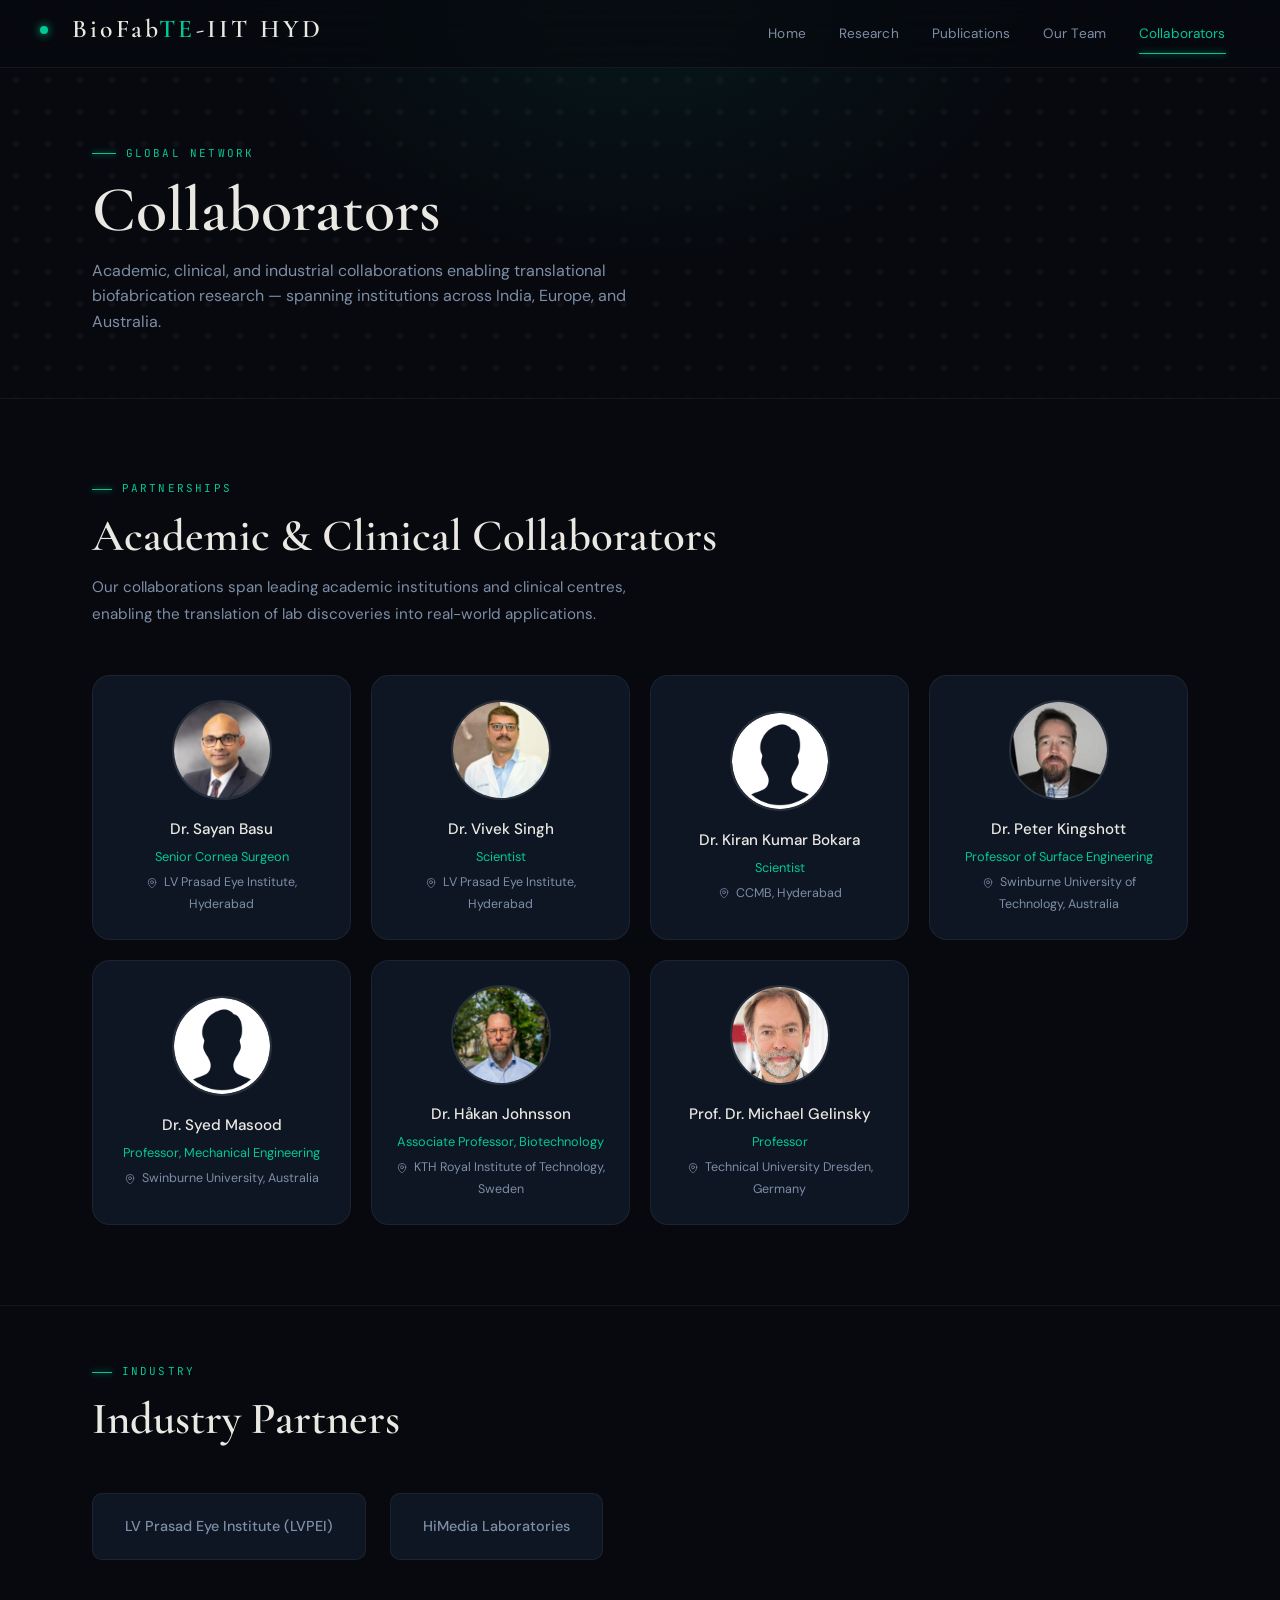
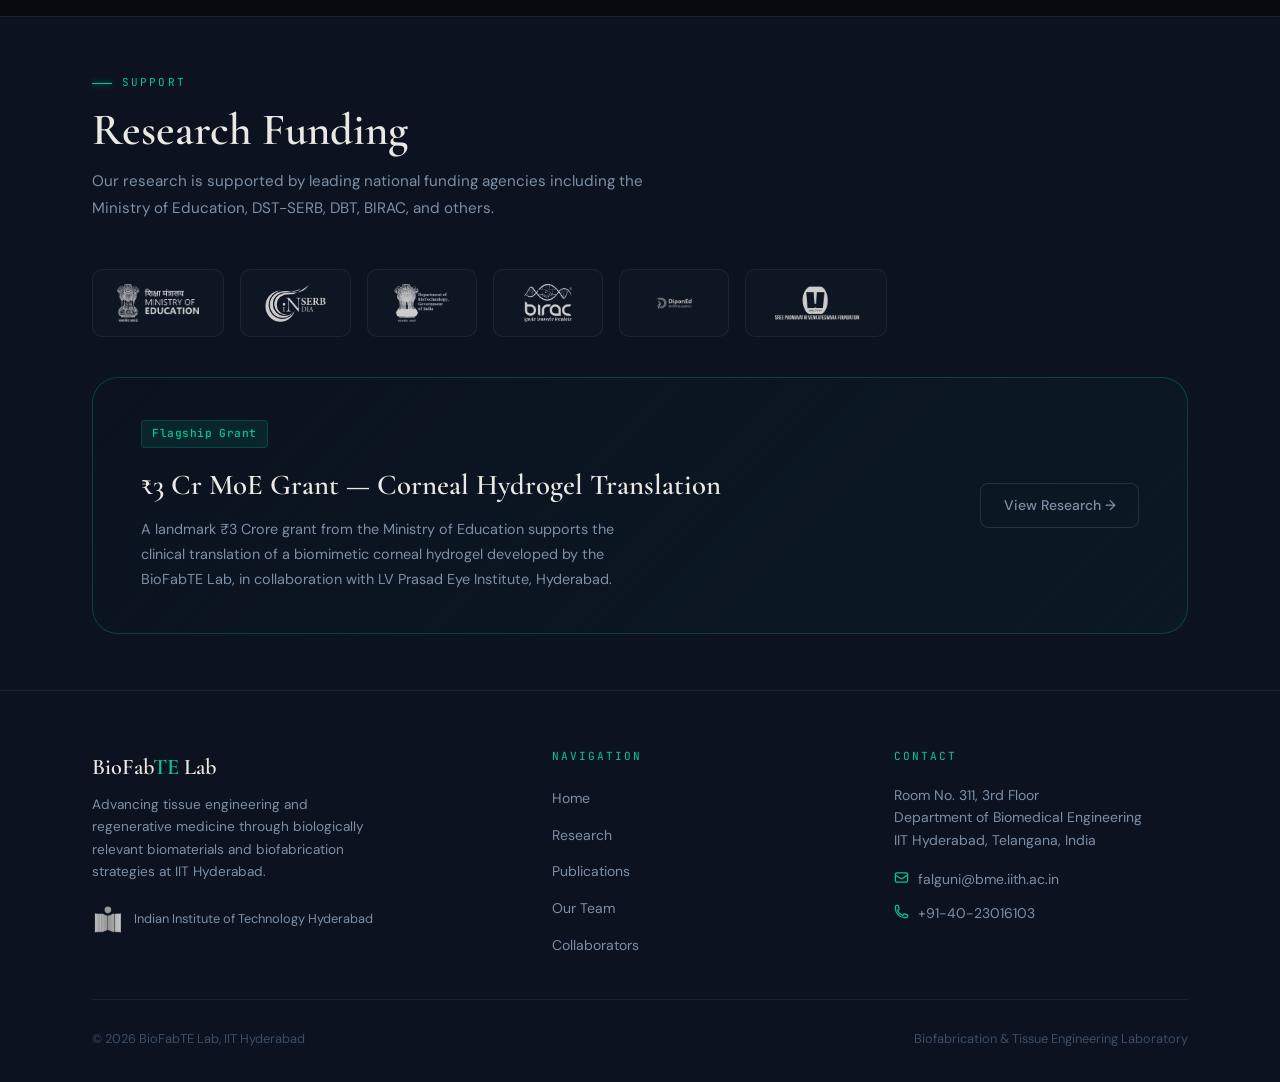
<file: biofab/html/collaborators.html>
<!DOCTYPE html>
<html lang="en">
<head>
<meta charset="UTF-8">
<meta name="viewport" content="width=device-width,initial-scale=1.0">
<title>Collaborators | BioFabTE Lab — IIT Hyderabad</title>
<meta name="description" content="Academic, clinical, and industrial collaborations enabling translational biofabrication research at BioFabTE Lab, IIT Hyderabad.">
<link rel="stylesheet" href="../css/style.css">
<link rel="stylesheet" href="../css/collaborators.css">
</head>
<body>

<!-- ═══ NAVIGATION ═══════════════════════════ -->
<nav class="nav">
  <a href="index.html" class="nav-brand">
    <div class="nav-brand-dot"></div>
    <span class="nav-brand-label">BioFab<span>TE</span>-IIT HYD</span>
  </a>
  <div class="nav-links">
    <a href="index.html" class="nav-link">Home</a>
    <a href="research.html" class="nav-link">Research</a>
    <a href="publications.html" class="nav-link">Publications</a>
    <a href="team.html" class="nav-link">Our Team</a>
    <a href="collaborators.html" class="nav-link active">Collaborators</a>
  </div>
  <button class="nav-burger" id="burger" aria-label="Open menu" aria-expanded="false">
    <span></span><span></span><span></span>
  </button>
</nav>
<div class="nav-drawer" id="navDrawer">
  <a href="index.html" class="nav-link">Home</a>
  <a href="research.html" class="nav-link">Research</a>
  <a href="publications.html" class="nav-link">Publications</a>
  <a href="team.html" class="nav-link">Our Team</a>
  <a href="collaborators.html" class="nav-link">Collaborators</a>
</div>

<!-- ═══ PAGE HERO ════════════════════════════ -->
<div class="page-hero">
  <div class="dot-bg"></div>
  <div class="container" style="position:relative;z-index:1">
    <div class="page-hero-label">Global Network</div>
    <h1>Collaborators</h1>
    <p>Academic, clinical, and industrial collaborations enabling translational biofabrication research — spanning institutions across India, Europe, and Australia.</p>
  </div>
</div>

<!-- ═══ ACADEMIC & CLINICAL COLLABORATORS ════ -->
<section class="section">
  <div class="container">
    <div class="section-header reveal">
      <div class="section-tag">Partnerships</div>
      <h2>Academic &amp; Clinical Collaborators</h2>
      <p>Our collaborations span leading academic institutions and clinical centres, enabling the translation of lab discoveries into real-world applications.</p>
    </div>
    <div class="collab-grid">

      <div class="collab-card reveal">
        <img class="collab-photo"
          src="../media/sayan.webp"
          alt="Dr. Sayan Basu" loading="lazy">
        <div class="collab-name">Dr. Sayan Basu</div>
        <div class="collab-role">Senior Cornea Surgeon</div>
        <div class="collab-inst">
          <svg fill="none" viewBox="0 0 24 24" stroke="currentColor" stroke-width="1.5" style="display:inline;width:12px;height:12px;vertical-align:middle;margin-right:3px"><path stroke-linecap="round" stroke-linejoin="round" d="M15 10.5a3 3 0 11-6 0 3 3 0 016 0z"/><path stroke-linecap="round" stroke-linejoin="round" d="M19.5 10.5c0 7.142-7.5 11.25-7.5 11.25S4.5 17.642 4.5 10.5a7.5 7.5 0 1115 0z"/></svg>
          LV Prasad Eye Institute, Hyderabad
        </div>
      </div>

      <div class="collab-card reveal delay-1">
        <img class="collab-photo"
          src="../media/vivek.webp"
          alt="Dr. Vivek Singh" loading="lazy">
        <div class="collab-name">Dr. Vivek Singh</div>
        <div class="collab-role">Scientist</div>
        <div class="collab-inst">
          <svg fill="none" viewBox="0 0 24 24" stroke="currentColor" stroke-width="1.5" style="display:inline;width:12px;height:12px;vertical-align:middle;margin-right:3px"><path stroke-linecap="round" stroke-linejoin="round" d="M15 10.5a3 3 0 11-6 0 3 3 0 016 0z"/><path stroke-linecap="round" stroke-linejoin="round" d="M19.5 10.5c0 7.142-7.5 11.25-7.5 11.25S4.5 17.642 4.5 10.5a7.5 7.5 0 1115 0z"/></svg>
          LV Prasad Eye Institute, Hyderabad
        </div>
      </div>

      <div class="collab-card reveal delay-2">
        <img class="collab-photo"
          src="../media/male.webp"
          alt="Dr. Kiran Kumar Bokara" loading="lazy">
        <div class="collab-name">Dr. Kiran Kumar Bokara</div>
        <div class="collab-role">Scientist</div>
        <div class="collab-inst">
          <svg fill="none" viewBox="0 0 24 24" stroke="currentColor" stroke-width="1.5" style="display:inline;width:12px;height:12px;vertical-align:middle;margin-right:3px"><path stroke-linecap="round" stroke-linejoin="round" d="M15 10.5a3 3 0 11-6 0 3 3 0 016 0z"/><path stroke-linecap="round" stroke-linejoin="round" d="M19.5 10.5c0 7.142-7.5 11.25-7.5 11.25S4.5 17.642 4.5 10.5a7.5 7.5 0 1115 0z"/></svg>
          CCMB, Hyderabad
        </div>
      </div>

      <div class="collab-card reveal">
        <img class="collab-photo"
          src="../media/peter.webp"
          alt="Dr. Peter Kingshott" loading="lazy">
        <div class="collab-name">Dr. Peter Kingshott</div>
        <div class="collab-role">Professor of Surface Engineering</div>
        <div class="collab-inst">
          <svg fill="none" viewBox="0 0 24 24" stroke="currentColor" stroke-width="1.5" style="display:inline;width:12px;height:12px;vertical-align:middle;margin-right:3px"><path stroke-linecap="round" stroke-linejoin="round" d="M15 10.5a3 3 0 11-6 0 3 3 0 016 0z"/><path stroke-linecap="round" stroke-linejoin="round" d="M19.5 10.5c0 7.142-7.5 11.25-7.5 11.25S4.5 17.642 4.5 10.5a7.5 7.5 0 1115 0z"/></svg>
          Swinburne University of Technology, Australia
        </div>
      </div>

      <div class="collab-card reveal delay-1">
        <img class="collab-photo"
          src="../media/male.webp"
          alt="Dr. Syed Masood" loading="lazy">
        <div class="collab-name">Dr. Syed Masood</div>
        <div class="collab-role">Professor, Mechanical Engineering</div>
        <div class="collab-inst">
          <svg fill="none" viewBox="0 0 24 24" stroke="currentColor" stroke-width="1.5" style="display:inline;width:12px;height:12px;vertical-align:middle;margin-right:3px"><path stroke-linecap="round" stroke-linejoin="round" d="M15 10.5a3 3 0 11-6 0 3 3 0 016 0z"/><path stroke-linecap="round" stroke-linejoin="round" d="M19.5 10.5c0 7.142-7.5 11.25-7.5 11.25S4.5 17.642 4.5 10.5a7.5 7.5 0 1115 0z"/></svg>
          Swinburne University, Australia
        </div>
      </div>

      <div class="collab-card reveal delay-2">
        <img class="collab-photo"
          src="../media/hakan.webp"
          alt="Dr. Håkan Johnsson" loading="lazy">
        <div class="collab-name">Dr. H&aring;kan Johnsson</div>
        <div class="collab-role">Associate Professor, Biotechnology</div>
        <div class="collab-inst">
          <svg fill="none" viewBox="0 0 24 24" stroke="currentColor" stroke-width="1.5" style="display:inline;width:12px;height:12px;vertical-align:middle;margin-right:3px"><path stroke-linecap="round" stroke-linejoin="round" d="M15 10.5a3 3 0 11-6 0 3 3 0 016 0z"/><path stroke-linecap="round" stroke-linejoin="round" d="M19.5 10.5c0 7.142-7.5 11.25-7.5 11.25S4.5 17.642 4.5 10.5a7.5 7.5 0 1115 0z"/></svg>
          KTH Royal Institute of Technology, Sweden
        </div>
      </div>

      <div class="collab-card reveal">
        <img class="collab-photo"
          src="../media/MGelinsky.webp"
          alt="Prof. Dr. Michael Gelinsky" loading="lazy">
        <div class="collab-name">Prof. Dr. Michael Gelinsky</div>
        <div class="collab-role">Professor</div>
        <div class="collab-inst">
          <svg fill="none" viewBox="0 0 24 24" stroke="currentColor" stroke-width="1.5" style="display:inline;width:12px;height:12px;vertical-align:middle;margin-right:3px"><path stroke-linecap="round" stroke-linejoin="round" d="M15 10.5a3 3 0 11-6 0 3 3 0 016 0z"/><path stroke-linecap="round" stroke-linejoin="round" d="M19.5 10.5c0 7.142-7.5 11.25-7.5 11.25S4.5 17.642 4.5 10.5a7.5 7.5 0 1115 0z"/></svg>
          Technical University Dresden, Germany
        </div>
      </div>

    </div>
  </div>
</section>

<hr class="section-divider">

<!-- ═══ INDUSTRY PARTNERS ════════════════════ -->
<section class="section-sm">
  <div class="container">
    <div class="section-header reveal">
      <div class="section-tag">Industry</div>
      <h2>Industry Partners</h2>
    </div>
    <div class="industry-grid">
      <div class="industry-card reveal">LV Prasad Eye Institute (LVPEI)</div>
      <div class="industry-card reveal delay-1">HiMedia Laboratories</div>
    </div>
  </div>
</section>

<!-- ═══ FUNDING ═══════════════════════════════ -->
<section class="section-sm funding-section">
  <div class="container">
    <div class="section-header reveal">
      <div class="section-tag">Support</div>
      <h2>Research Funding</h2>
      <p>Our research is supported by leading national funding agencies including the Ministry of Education, DST-SERB, DBT, BIRAC, and others.</p>
    </div>
    <div class="funding-logo-wrap reveal">

      <div class="funding-logo-item">
        <div>
          <img src="../media/moe.webp" alt="Ministry of Education" loading="lazy">
        </div>
      </div>

      <div class="funding-logo-item">
        <img src="../media/serb.webp" alt="SERB — Science and Engineering Research Board" loading="lazy">
      </div>

      <div class="funding-logo-item">
        <img src="../media/dbt.webp" alt="DBT — Department of Biotechnology" loading="lazy">
      </div>

      <div class="funding-logo-item">
        <img src="../media/birac.webp" alt="BIRAC" loading="lazy">
      </div>

      <div class="funding-logo-item">
        <img src="../media/diponed.webp" alt="DiponEd" loading="lazy">
      </div>

      <div class="funding-logo-item">
        <img src="../media/spvf.webp" alt="SPVF" loading="lazy">
      </div>

    </div>

    <!-- Grant highlight -->
    <div class="join-banner reveal" style="margin-top:2.5rem">
      <div>
        <div class="badge badge-accent" style="margin-bottom:.75rem">Flagship Grant</div>
        <h2 style="font-family:'Cormorant Garamond',serif;font-size:1.8rem;font-weight:600;color:var(--text);margin-bottom:.4rem">
          ₹3 Cr MoE Grant — Corneal Hydrogel Translation
        </h2>
        <p style="font-size:.9rem;color:var(--text2);max-width:520px">
          A landmark ₹3 Crore grant from the Ministry of Education supports the clinical translation
          of a biomimetic corneal hydrogel developed by the BioFabTE Lab, in collaboration with
          LV Prasad Eye Institute, Hyderabad.
        </p>
      </div>
      <a href="research.html" class="btn btn-outline" style="flex-shrink:0">View Research &rarr;</a>
    </div>

  </div>
</section>

<!-- ═══ FOOTER ════════════════════════════════ -->
<footer>
  <div class="container">
    <div class="footer-grid">
      <div>
        <div class="footer-brand-name">BioFab<span>TE</span> Lab</div>
        <p class="footer-brand-desc">Advancing tissue engineering and regenerative medicine through biologically relevant biomaterials and biofabrication strategies at IIT Hyderabad.</p>
        <div class="footer-iith">
          <img src="../media/iith.webp" alt="IIT Hyderabad" width="32" height="32">
          <span>Indian Institute of Technology Hyderabad</span>
        </div>
      </div>
      <div>
        <div class="footer-col-title">Navigation</div>
        <ul class="footer-list">
          <li><a href="index.html">Home</a></li>
          <li><a href="research.html">Research</a></li>
          <li><a href="publications.html">Publications</a></li>
          <li><a href="team.html">Our Team</a></li>
          <li><a href="collaborators.html">Collaborators</a></li>
        </ul>
      </div>
      <div>
        <div class="footer-col-title">Contact</div>
        <p style="font-size:.875rem;color:var(--text2);margin-bottom:1rem;line-height:1.6">Room No. 311, 3rd Floor<br>Department of Biomedical Engineering<br>IIT Hyderabad, Telangana, India</p>
        <div class="footer-contact-item">
          <svg fill="none" viewBox="0 0 24 24" stroke="currentColor" stroke-width="2"><path stroke-linecap="round" stroke-linejoin="round" d="M21.75 6.75v10.5a2.25 2.25 0 01-2.25 2.25h-15a2.25 2.25 0 01-2.25-2.25V6.75m19.5 0A2.25 2.25 0 0019.5 4.5h-15a2.25 2.25 0 00-2.25 2.25m19.5 0v.243a2.25 2.25 0 01-1.07 1.916l-7.5 4.615a2.25 2.25 0 01-2.36 0L3.32 8.91a2.25 2.25 0 01-1.07-1.916V6.75"/></svg>
          <a href="mailto:falguni@bme.iith.ac.in">falguni@bme.iith.ac.in</a>
        </div>
        <div class="footer-contact-item">
          <svg fill="none" viewBox="0 0 24 24" stroke="currentColor" stroke-width="2"><path stroke-linecap="round" stroke-linejoin="round" d="M2.25 6.75c0 8.284 6.716 15 15 15h2.25a2.25 2.25 0 002.25-2.25v-1.372c0-.516-.351-.966-.852-1.091l-4.423-1.106c-.44-.11-.902.055-1.173.417l-.97 1.293c-.282.376-.769.542-1.21.38a12.035 12.035 0 01-7.143-7.143c-.162-.441.004-.928.38-1.21l1.293-.97c.363-.271.527-.734.417-1.173L6.963 3.102a1.125 1.125 0 00-1.091-.852H4.5A2.25 2.25 0 002.25 4.5v2.25z"/></svg>
          <span>+91-40-23016103</span>
        </div>
      </div>
    </div>
    <div class="footer-bottom">
      <span>&copy; 2026 BioFabTE Lab, IIT Hyderabad</span>
      <span>Biofabrication &amp; Tissue Engineering Laboratory</span>
    </div>
  </div>
</footer>

<script src="../script.js"></script>
</body>
</html>
</file>
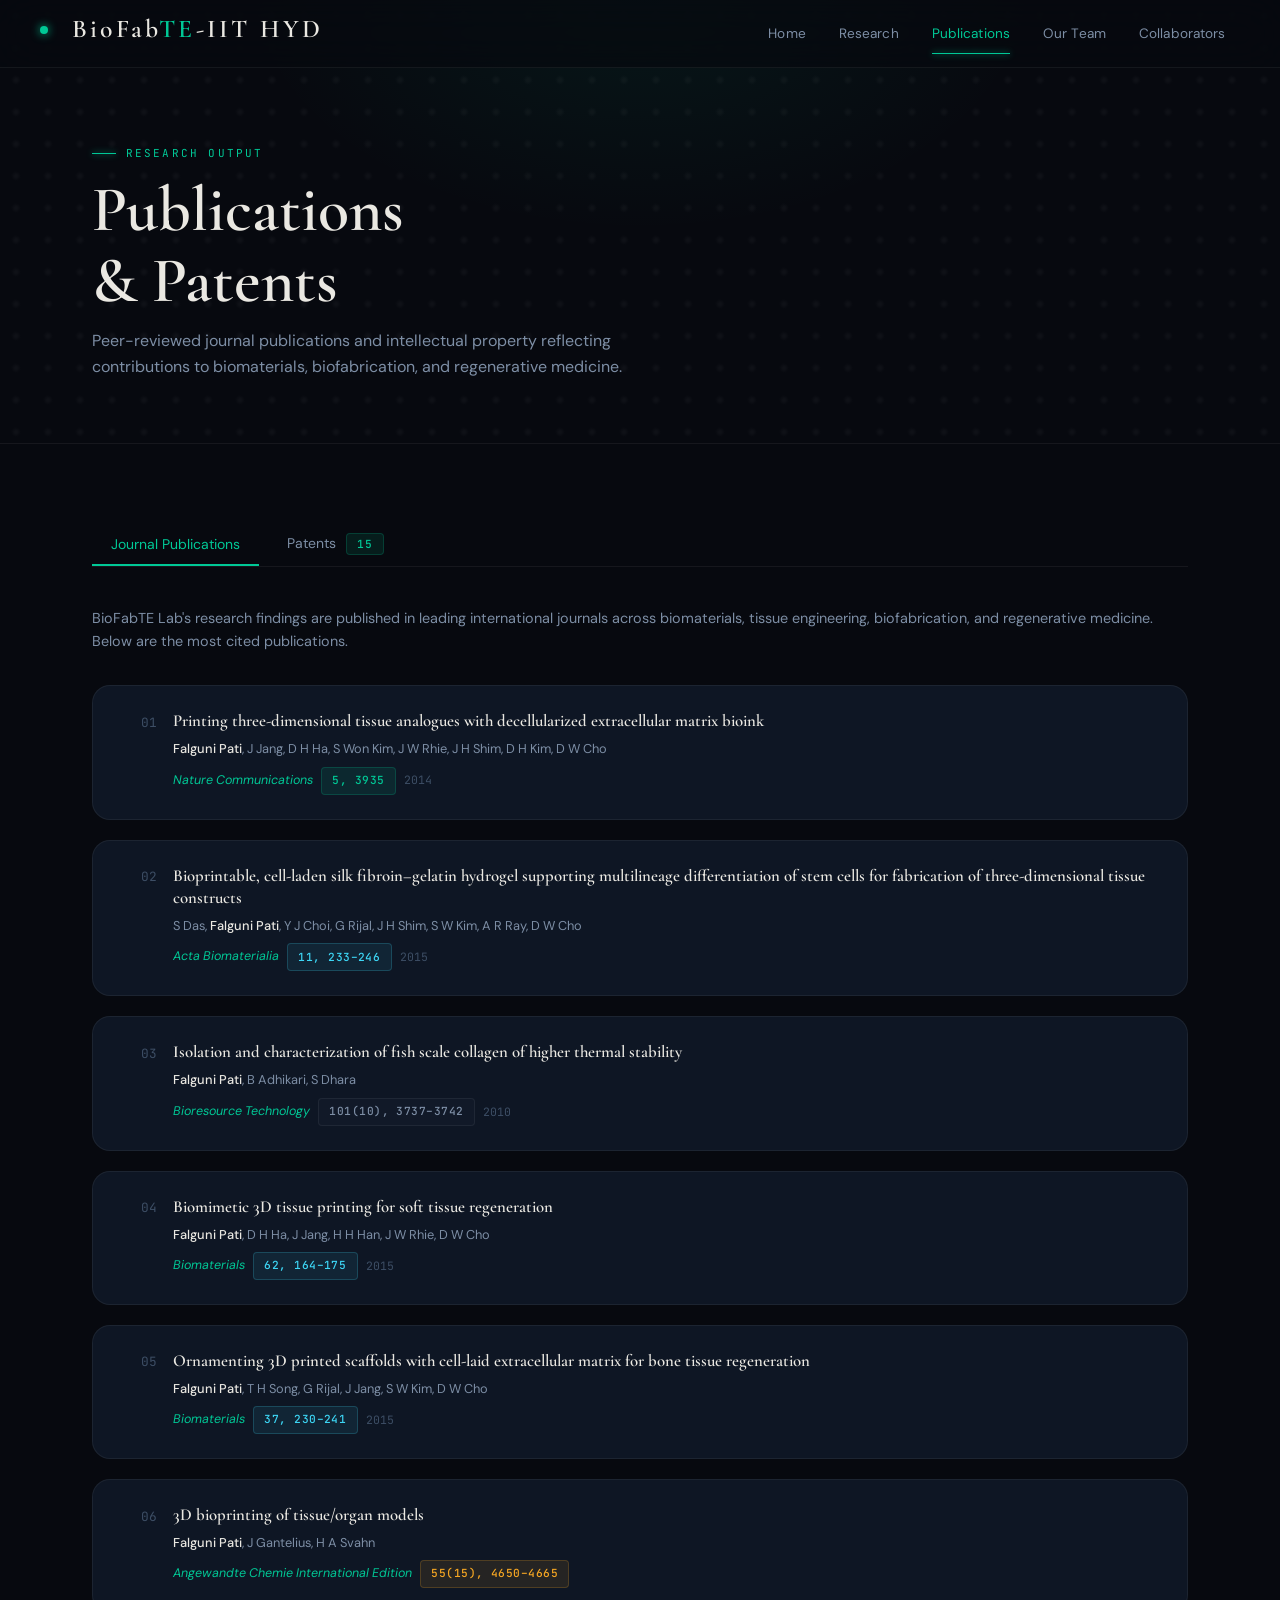
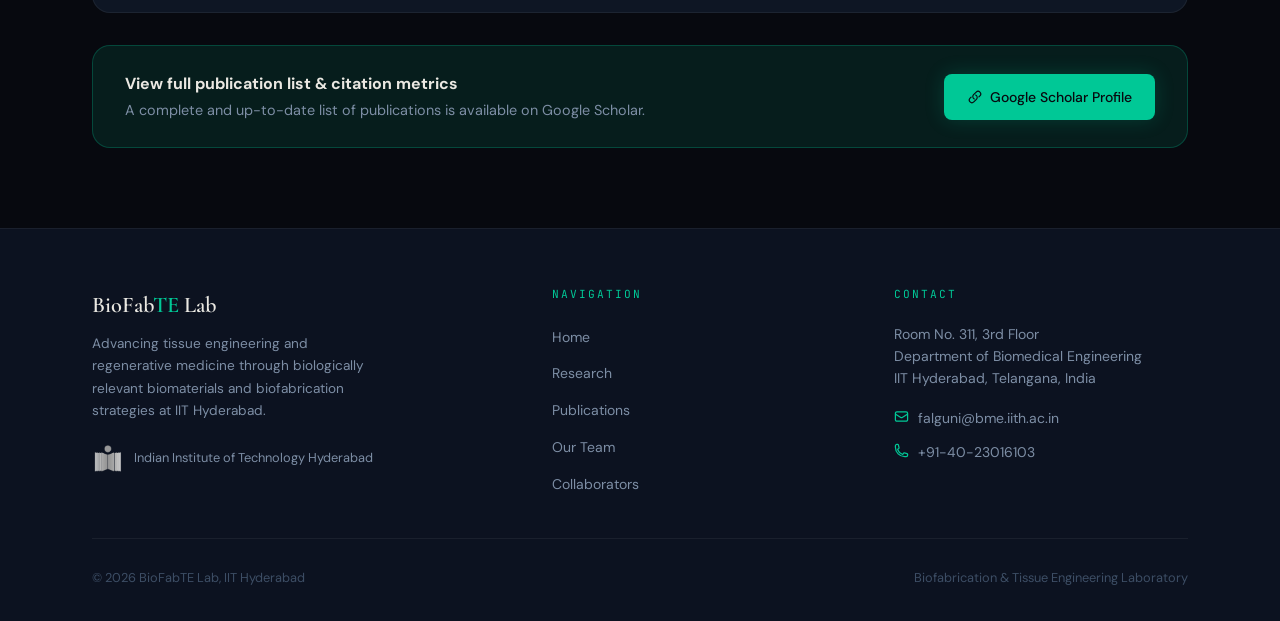
<file: biofab/html/publications.html>
<!DOCTYPE html>
<html lang="en">
<head>
<meta charset="UTF-8">
<meta name="viewport" content="width=device-width,initial-scale=1.0">
<title>Publications & Patents | BioFabTE Lab — IIT Hyderabad</title>
<meta name="description" content="Peer-reviewed publications and patents from BioFabTE Lab at IIT Hyderabad in biomaterials, biofabrication, and regenerative medicine.">
<link rel="stylesheet" href="../css/style.css">
<link rel="stylesheet" href="../css/publications.css">
</head>
<body>

<!-- ═══ NAVIGATION ═══════════════════════════ -->
<nav class="nav">
  <a href="index.html" class="nav-brand">
    <div class="nav-brand-dot"></div>
    <span class="nav-brand-label">BioFab<span>TE</span>-IIT HYD</span>
  </a>
  <div class="nav-links">
    <a href="index.html" class="nav-link">Home</a>
    <a href="research.html" class="nav-link">Research</a>
    <a href="publications.html" class="nav-link active">Publications</a>
    <a href="team.html" class="nav-link">Our Team</a>
    <a href="collaborators.html" class="nav-link">Collaborators</a>
  </div>
  <button class="nav-burger" id="burger" aria-label="Open menu" aria-expanded="false">
    <span></span><span></span><span></span>
  </button>
</nav>
<div class="nav-drawer" id="navDrawer">
  <a href="index.html" class="nav-link">Home</a>
  <a href="research.html" class="nav-link">Research</a>
  <a href="publications.html" class="nav-link">Publications</a>
  <a href="team.html" class="nav-link">Our Team</a>
  <a href="collaborators.html" class="nav-link">Collaborators</a>
</div>

<!-- ═══ PAGE HERO ════════════════════════════ -->
<div class="page-hero">
  <div class="dot-bg"></div>
  <div class="container" style="position:relative;z-index:1">
    <div class="page-hero-label">Research Output</div>
    <h1>Publications<br>&amp; Patents</h1>
    <p>Peer-reviewed journal publications and intellectual property reflecting contributions to biomaterials, biofabrication, and regenerative medicine.</p>
  </div>
</div>

<!-- ═══ CONTENT ══════════════════════════════ -->
<section class="section">
  <div class="container">

    <!-- Tabs -->
    <div class="pub-tabs" role="tablist" aria-label="Publication types">
      <button class="pub-tab active" data-target="tab-publications" role="tab" aria-selected="true">
        Journal Publications
      </button>
      <button class="pub-tab" data-target="tab-patents" role="tab" aria-selected="false">
        Patents
        <span class="badge badge-accent" style="margin-left:.4rem;vertical-align:middle">15</span>
      </button>
    </div>

    <!-- Publications tab -->
    <div id="tab-publications" class="pub-section active" role="tabpanel">
      <div style="margin-bottom:2rem">
        <p style="font-size:.9rem;color:var(--text2);line-height:1.6">
          BioFabTE Lab's research findings are published in leading international journals across biomaterials,
          tissue engineering, biofabrication, and regenerative medicine.
          Below are the most cited publications.
        </p>
      </div>
      <div class="pub-list">

        <article class="pub-item reveal">
          <div class="pub-num">01</div>
          <div>
            <div class="pub-title">Printing three-dimensional tissue analogues with decellularized extracellular matrix bioink</div>
            <div class="pub-authors"><strong>Falguni Pati</strong>, J Jang, D H Ha, S Won Kim, J W Rhie, J H Shim, D H Kim, D W Cho</div>
            <div class="pub-meta">
              <span class="pub-journal">Nature Communications</span>
              <span class="badge badge-accent">5, 3935</span>
              <span class="pub-year">2014</span>
            </div>
          </div>
        </article>

        <article class="pub-item reveal delay-1">
          <div class="pub-num">02</div>
          <div>
            <div class="pub-title">Bioprintable, cell-laden silk fibroin–gelatin hydrogel supporting multilineage differentiation of stem cells for fabrication of three-dimensional tissue constructs</div>
            <div class="pub-authors">S Das, <strong>Falguni Pati</strong>, Y J Choi, G Rijal, J H Shim, S W Kim, A R Ray, D W Cho</div>
            <div class="pub-meta">
              <span class="pub-journal">Acta Biomaterialia</span>
              <span class="badge badge-blue">11, 233–246</span>
              <span class="pub-year">2015</span>
            </div>
          </div>
        </article>

        <article class="pub-item reveal delay-2">
          <div class="pub-num">03</div>
          <div>
            <div class="pub-title">Isolation and characterization of fish scale collagen of higher thermal stability</div>
            <div class="pub-authors"><strong>Falguni Pati</strong>, B Adhikari, S Dhara</div>
            <div class="pub-meta">
              <span class="pub-journal">Bioresource Technology</span>
              <span class="badge badge-gray">101(10), 3737–3742</span>
              <span class="pub-year">2010</span>
            </div>
          </div>
        </article>

        <article class="pub-item reveal delay-3">
          <div class="pub-num">04</div>
          <div>
            <div class="pub-title">Biomimetic 3D tissue printing for soft tissue regeneration</div>
            <div class="pub-authors"><strong>Falguni Pati</strong>, D H Ha, J Jang, H H Han, J W Rhie, D W Cho</div>
            <div class="pub-meta">
              <span class="pub-journal">Biomaterials</span>
              <span class="badge badge-blue">62, 164–175</span>
              <span class="pub-year">2015</span>
            </div>
          </div>
        </article>

        <article class="pub-item reveal delay-4">
          <div class="pub-num">05</div>
          <div>
            <div class="pub-title">Ornamenting 3D printed scaffolds with cell-laid extracellular matrix for bone tissue regeneration</div>
            <div class="pub-authors"><strong>Falguni Pati</strong>, T H Song, G Rijal, J Jang, S W Kim, D W Cho</div>
            <div class="pub-meta">
              <span class="pub-journal">Biomaterials</span>
              <span class="badge badge-blue">37, 230–241</span>
              <span class="pub-year">2015</span>
            </div>
          </div>
        </article>

        <article class="pub-item reveal">
          <div class="pub-num">06</div>
          <div>
            <div class="pub-title">3D bioprinting of tissue/organ models</div>
            <div class="pub-authors"><strong>Falguni Pati</strong>, J Gantelius, H A Svahn</div>
            <div class="pub-meta">
              <span class="pub-journal">Angewandte Chemie International Edition</span>
              <span class="badge badge-amber">55(15), 4650–4665</span>
            </div>
          </div>
        </article>

      </div>

      <div class="scholar-cta reveal">
        <div>
          <strong>View full publication list &amp; citation metrics</strong>
          <p>A complete and up-to-date list of publications is available on Google Scholar.</p>
        </div>
        <a href="https://scholar.google.co.in/citations?user=3IEkStoAAAAJ&hl=en" target="_blank" rel="noopener noreferrer" class="btn btn-primary" style="flex-shrink:0">
          <svg fill="none" viewBox="0 0 24 24" stroke="currentColor" stroke-width="2" style="width:14px;height:14px"><path stroke-linecap="round" stroke-linejoin="round" d="M13.19 8.688a4.5 4.5 0 011.242 7.244l-4.5 4.5a4.5 4.5 0 01-6.364-6.364l1.757-1.757m13.35-.622l1.757-1.757a4.5 4.5 0 00-6.364-6.364l-4.5 4.5a4.5 4.5 0 001.242 7.244"/></svg>
          Google Scholar Profile
        </a>
      </div>
    </div>

    <!-- Patents tab -->
    <div id="tab-patents" class="pub-section" role="tabpanel">
      <div style="margin-bottom:2rem">
        <p style="font-size:.9rem;color:var(--text2);line-height:1.6">
          The BioFabTE Lab has generated significant intellectual property in biomaterials, bioinks,
          bioprinting technologies, and translational biomedical applications.
        </p>
      </div>
      <div class="patent-list">

        <article class="patent-item reveal">
          <div class="pub-num">01</div>
          <div>
            <div class="patent-title">Systems and methods for generation of patient-specific craniomaxillofacial implants</div>
            <div class="patent-inventors">Kruthi M, <strong>Falguni Pati</strong></div>
            <div class="patent-app">Indian Patent Application No. 202441064413 &bull; Filed 23 August 2024</div>
          </div>
        </article>

        <article class="patent-item reveal delay-1">
          <div class="pub-num">02</div>
          <div>
            <div class="patent-title">A Process of Preparing Decellularized Skin Dermal Extracellular Matrix Hydrogel</div>
            <div class="patent-inventors">Shibu Chameettachal, <strong>Falguni Pati</strong></div>
            <div class="patent-app">Indian Patent Application No. 202441036803 &bull; Filed 9 May 2024</div>
          </div>
        </article>

        <article class="patent-item reveal delay-2">
          <div class="pub-num">03</div>
          <div>
            <div class="patent-title">Eosin Y-Based Visible Light Photoinitiator System and Method for Preparation of Silk Fibroin Hydrogel and Bioink</div>
            <div class="patent-inventors"><strong>Falguni Pati</strong>, Soham Ghosh, Anwesha Ghosh</div>
            <div class="patent-app">Indian Patent Application No. 202441036363 &bull; Filed 8 May 2024</div>
          </div>
        </article>

        <article class="patent-item reveal">
          <div class="pub-num">04</div>
          <div>
            <div class="patent-title">Chitosan-Conjugated Carboxymethyl Inulin Modified Gold Nanoclusters Incorporating IR-820 and DNA-Conjugated PFHS for Biomedical Application</div>
            <div class="patent-inventors">Aravind Kumar Rengan, <strong>Falguni Pati</strong>, Rounik Karmakar, Kalyani Eswar, Basu Bhattacharjee, Sri Amruthaa Sankaranarayanan, Aditya Srivastava, Akshit Prajapati</div>
            <div class="patent-app">Indian Patent Application No. 202441035158 &bull; Filed 3 May 2024</div>
          </div>
        </article>

        <article class="patent-item reveal delay-1">
          <div class="pub-num">05</div>
          <div>
            <div class="patent-title">A Method for 3D Bioprinting a Corneal Tissue Construct and the Construct Thereof</div>
            <div class="patent-inventors">Shibu Chameettachal, <strong>Falguni Pati</strong></div>
            <div class="patent-app">Indian Patent Application No. 202441034917 &bull; Filed 2 May 2024</div>
          </div>
        </article>

        <article class="patent-item reveal delay-2">
          <div class="pub-num">06</div>
          <div>
            <div class="patent-title">A Nozzle for a 3D Bioprinter and Method to Fabricate a Microfiber Aligned Scaffold</div>
            <div class="patent-inventors">Ashis Kumar Bera, <strong>Falguni Pati</strong></div>
            <div class="patent-app">Indian Patent Application No. 202441017064 &bull; Filed 9 March 2024</div>
          </div>
        </article>

        <article class="patent-item reveal">
          <div class="pub-num">07</div>
          <div>
            <div class="patent-title">Short-Silk Fiber Reinforced PETG Bio-Composite</div>
            <div class="patent-inventors">K N Vijayasankar, <strong>Falguni Pati</strong></div>
            <div class="patent-app">Indian Patent Application No. 202241057860 &bull; Filed 10 October 2022</div>
          </div>
        </article>

        <article class="patent-item reveal delay-1">
          <div class="pub-num">08</div>
          <div>
            <div class="patent-title">Decellularized Hydrogel Composition, Method of Preparation and Application Thereof</div>
            <div class="patent-inventors">Shibu Chameettachal, <strong>Falguni Pati</strong>, Sayan Basu, Vineet Joshy, Vivek Singh</div>
            <div class="patent-app">Indian Patent Application No. 202241039927 &bull; Filed 12 July 2022 &bull; PCT/IN2024/050034 filed 12 January 2024</div>
          </div>
        </article>

        <article class="patent-item reveal delay-2">
          <div class="pub-num">09</div>
          <div>
            <div class="patent-title">Silk Fibroin Microfiber Reinforced Polycaprolactone Composites</div>
            <div class="patent-inventors">Sri Sai Ramya Bojedla, <strong>Falguni Pati</strong></div>
            <div class="patent-app">Indian Patent Application No. 202141055556 &bull; Filed 30 November 2021</div>
          </div>
        </article>

        <article class="patent-item reveal">
          <div class="pub-num">10</div>
          <div>
            <div class="patent-title">A Footwear and a Method of Manufacturing Thereof</div>
            <div class="patent-inventors">Vijayasankar K N, <strong>Falguni Pati</strong></div>
            <div class="patent-app">Indian Patent Application No. 202041047879 &bull; Filed 3 November 2020</div>
          </div>
        </article>

        <article class="patent-item reveal delay-1">
          <div class="pub-num">11</div>
          <div>
            <div class="patent-title">Decellularized Corneal Matrix-Based Hydrogel, Bioink Formulation and Methods Thereof</div>
            <div class="patent-inventors">Shibu Chameettachal, <strong>Falguni Pati</strong></div>
            <div class="patent-app">US Patent Application No. 16/981,957 &bull; Filed 16 September 2020</div>
          </div>
        </article>

        <article class="patent-item reveal delay-2">
          <div class="pub-num">12</div>
          <div>
            <div class="patent-title">Decellularized Corneal Matrix-Based Hydrogel, Bioink Formulation and Methods Thereof</div>
            <div class="patent-inventors">Shibu Chameettachal, <strong>Falguni Pati</strong></div>
            <div class="patent-app">PCT Application No. PCT/IB2019/052143 &bull; Filed 26 September 2019</div>
          </div>
        </article>

        <article class="patent-item reveal">
          <div class="pub-num">13</div>
          <div>
            <div class="patent-title">Microfluidic Devices and Methods of Fabrication Thereof</div>
            <div class="patent-inventors">Sarpras Swain, Lopamudra Giri, S Suryakumar, <strong>Falguni Pati</strong></div>
            <div class="patent-app">Indian Patent Application No. 201941027664 &bull; Filed 10 July 2019</div>
          </div>
        </article>

        <article class="patent-item reveal delay-1">
          <div class="pub-num">14</div>
          <div>
            <div class="patent-title">Decellularized Corneal Matrix-Based Hydrogel, Bioink Formulation and Methods Thereof</div>
            <div class="patent-inventors">Shibu Chameettachal, <strong>Falguni Pati</strong></div>
            <div class="patent-app">Indian Patent Application No. 201841009835 &bull; Filed 17 March 2018</div>
          </div>
        </article>

        <article class="patent-item reveal delay-2">
          <div class="pub-num">15</div>
          <div>
            <div class="patent-title">Polycaprolactone-Bioactive Glass Composite Scaffolds and 3D Printable Filaments</div>
            <div class="patent-inventors">Shibu Chameettachal, Raghav Soni, Nellore Vijaykumar, Subha Narayan Rath, <strong>Falguni Pati</strong></div>
            <div class="patent-app">Indian Patent Application No. 201841041833 &bull; Filed 5 November 2018</div>
          </div>
        </article>

      </div>
    </div>

  </div>
</section>

<!-- ═══ FOOTER ════════════════════════════════ -->
<footer>
  <div class="container">
    <div class="footer-grid">
      <div>
        <div class="footer-brand-name">BioFab<span>TE</span> Lab</div>
        <p class="footer-brand-desc">Advancing tissue engineering and regenerative medicine through biologically relevant biomaterials and biofabrication strategies at IIT Hyderabad.</p>
        <div class="footer-iith">
          <img src="../media/iith.webp" alt="IIT Hyderabad" width="32" height="32">
          <span>Indian Institute of Technology Hyderabad</span>
        </div>
      </div>
      <div>
        <div class="footer-col-title">Navigation</div>
        <ul class="footer-list">
          <li><a href="index.html">Home</a></li>
          <li><a href="research.html">Research</a></li>
          <li><a href="publications.html">Publications</a></li>
          <li><a href="team.html">Our Team</a></li>
          <li><a href="collaborators.html">Collaborators</a></li>
        </ul>
      </div>
      <div>
        <div class="footer-col-title">Contact</div>
        <p style="font-size:.875rem;color:var(--text2);margin-bottom:1rem;line-height:1.6">Room No. 311, 3rd Floor<br>Department of Biomedical Engineering<br>IIT Hyderabad, Telangana, India</p>
        <div class="footer-contact-item">
          <svg fill="none" viewBox="0 0 24 24" stroke="currentColor" stroke-width="2"><path stroke-linecap="round" stroke-linejoin="round" d="M21.75 6.75v10.5a2.25 2.25 0 01-2.25 2.25h-15a2.25 2.25 0 01-2.25-2.25V6.75m19.5 0A2.25 2.25 0 0019.5 4.5h-15a2.25 2.25 0 00-2.25 2.25m19.5 0v.243a2.25 2.25 0 01-1.07 1.916l-7.5 4.615a2.25 2.25 0 01-2.36 0L3.32 8.91a2.25 2.25 0 01-1.07-1.916V6.75"/></svg>
          <a href="mailto:falguni@bme.iith.ac.in">falguni@bme.iith.ac.in</a>
        </div>
        <div class="footer-contact-item">
          <svg fill="none" viewBox="0 0 24 24" stroke="currentColor" stroke-width="2"><path stroke-linecap="round" stroke-linejoin="round" d="M2.25 6.75c0 8.284 6.716 15 15 15h2.25a2.25 2.25 0 002.25-2.25v-1.372c0-.516-.351-.966-.852-1.091l-4.423-1.106c-.44-.11-.902.055-1.173.417l-.97 1.293c-.282.376-.769.542-1.21.38a12.035 12.035 0 01-7.143-7.143c-.162-.441.004-.928.38-1.21l1.293-.97c.363-.271.527-.734.417-1.173L6.963 3.102a1.125 1.125 0 00-1.091-.852H4.5A2.25 2.25 0 002.25 4.5v2.25z"/></svg>
          <span>+91-40-23016103</span>
        </div>
      </div>
    </div>
    <div class="footer-bottom">
      <span>&copy; 2026 BioFabTE Lab, IIT Hyderabad</span>
      <span>Biofabrication &amp; Tissue Engineering Laboratory</span>
    </div>
  </div>
</footer>

<script src="../script.js"></script>
</body>
</html>
</file>
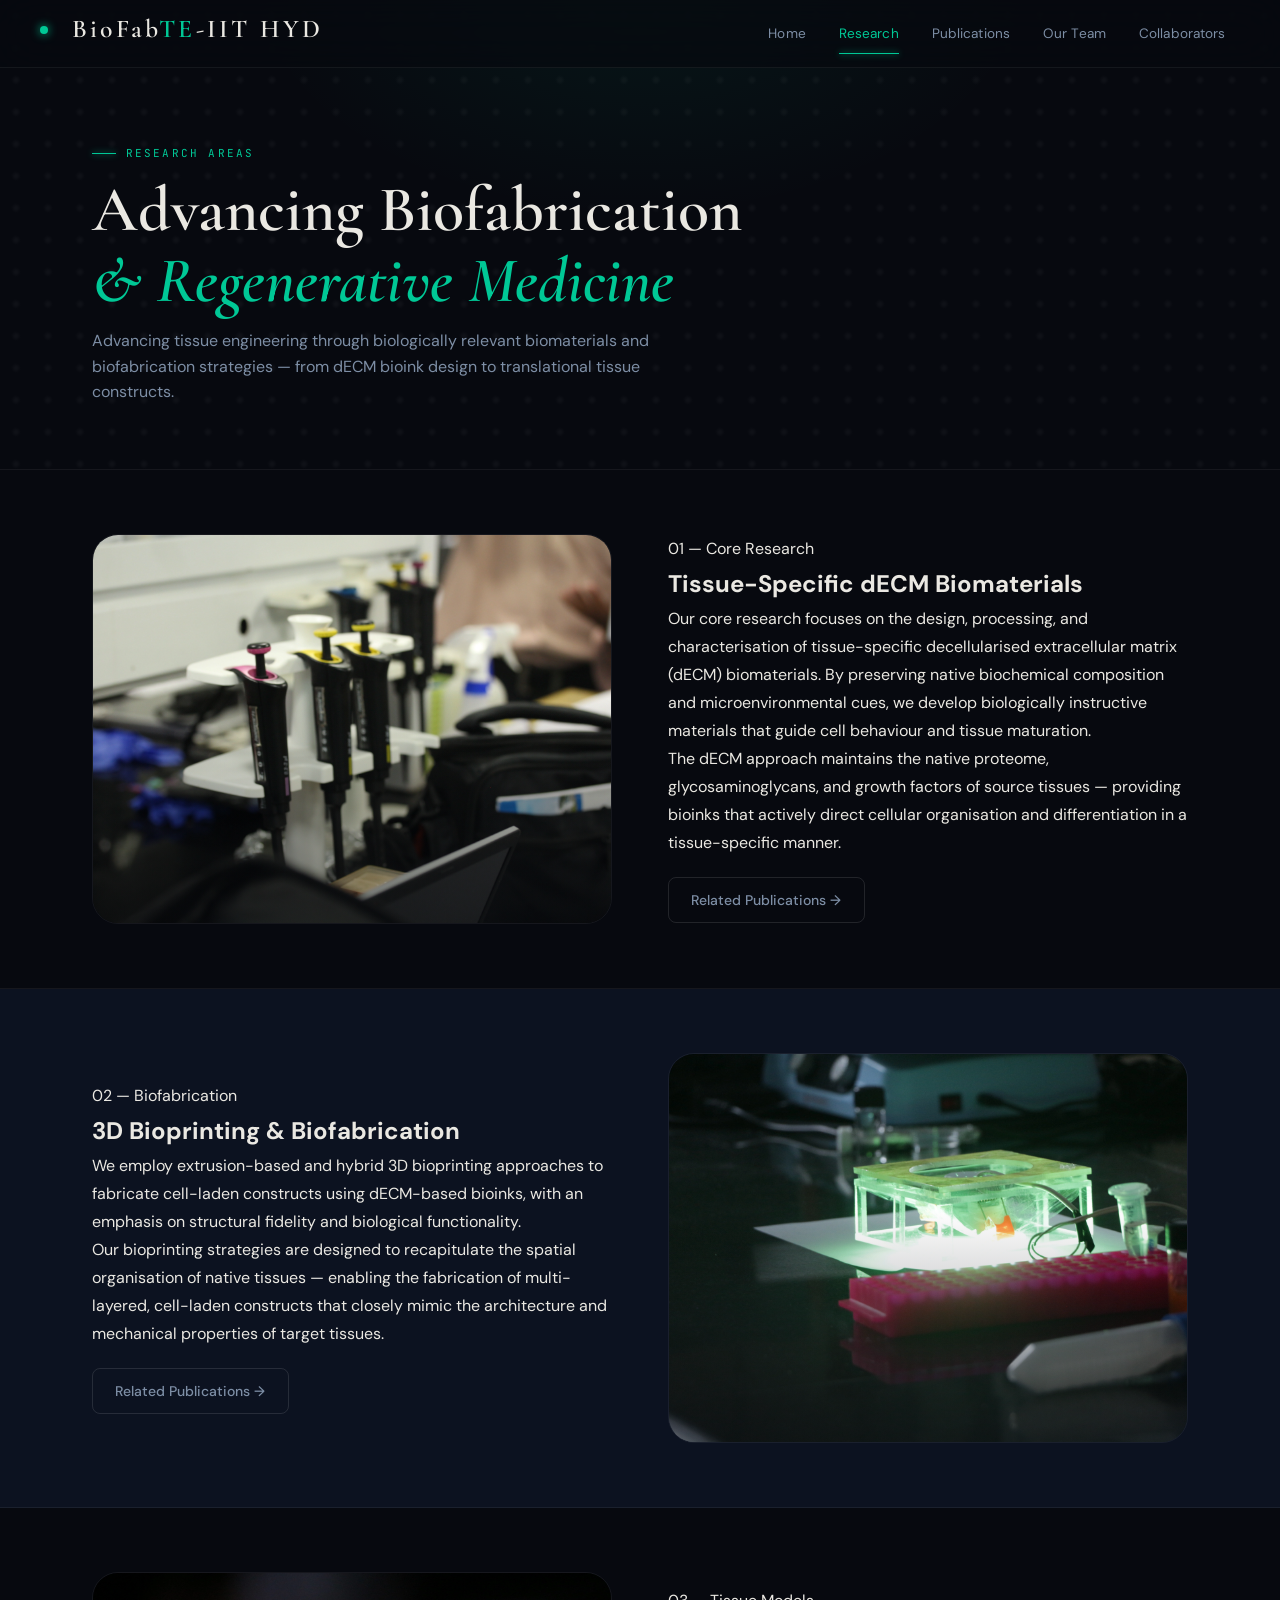
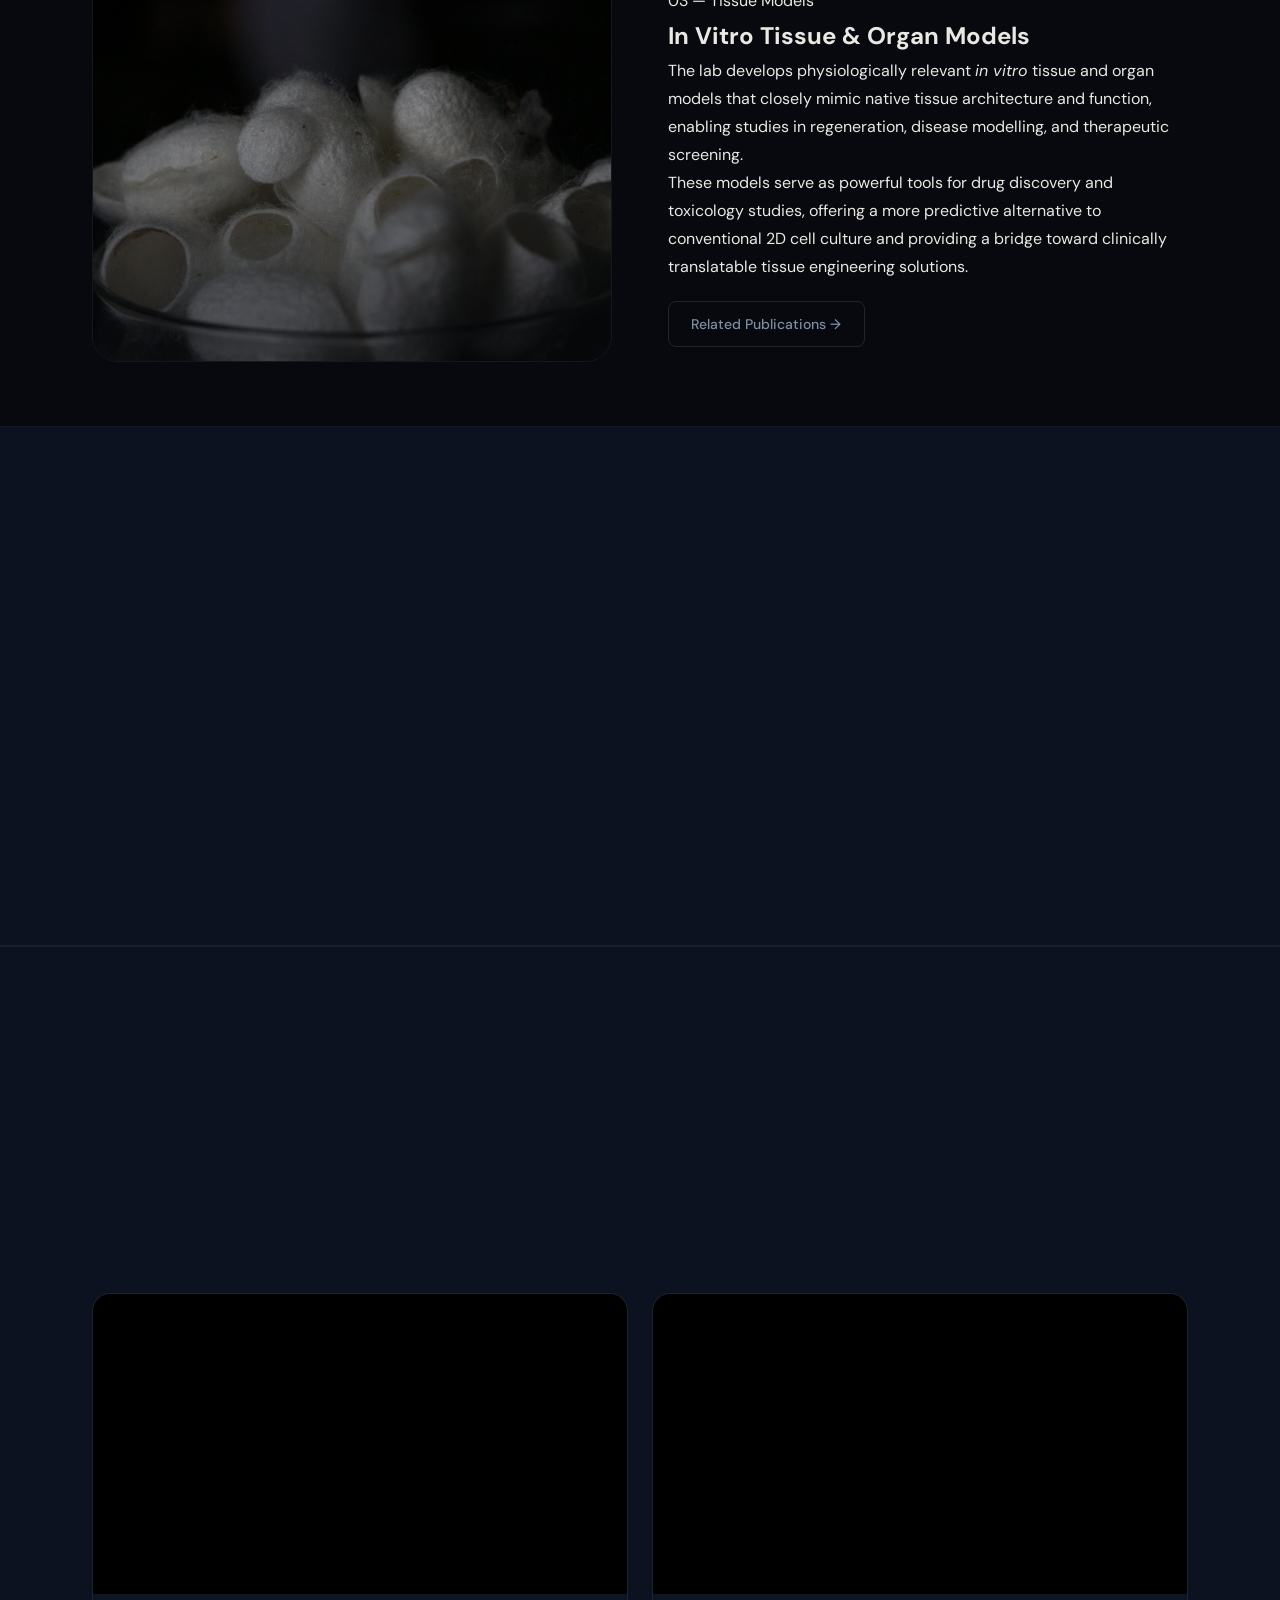
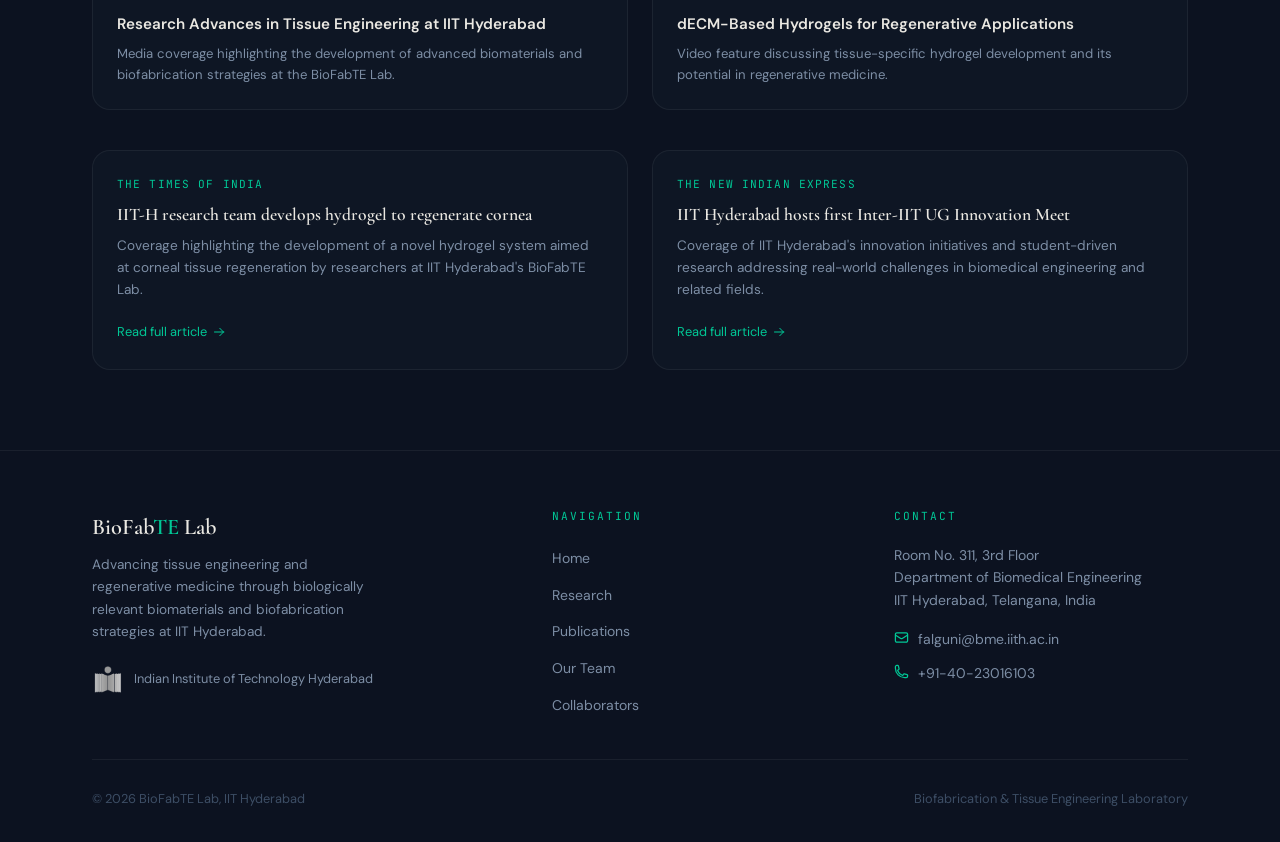
<file: biofab/html/research.html>
<!DOCTYPE html>
<html lang="en">
<head>
<meta charset="UTF-8">
<meta name="viewport" content="width=device-width,initial-scale=1.0">
<title>Research Areas | BioFabTE Lab — IIT Hyderabad</title>
<meta name="description" content="Research areas at BioFabTE Lab: dECM biomaterials, 3D bioprinting, in vitro tissue models, and translational regenerative strategies.">
<link rel="stylesheet" href="../css/style.css">
<link rel="stylesheet" href="../css/research.css">
</head>
<body>

<!-- ═══ NAVIGATION ═══════════════════════════ -->
<nav class="nav">
  <a href="index.html" class="nav-brand">
    <div class="nav-brand-dot"></div>
    <span class="nav-brand-label">BioFab<span>TE</span>-IIT HYD</span>
  </a>
  <div class="nav-links">
    <a href="index.html" class="nav-link">Home</a>
    <a href="research.html" class="nav-link active">Research</a>
    <a href="publications.html" class="nav-link">Publications</a>
    <a href="team.html" class="nav-link">Our Team</a>
    <a href="collaborators.html" class="nav-link">Collaborators</a>
  </div>
  <button class="nav-burger" id="burger" aria-label="Open menu" aria-expanded="false">
    <span></span><span></span><span></span>
  </button>
</nav>
<div class="nav-drawer" id="navDrawer">
  <a href="index.html" class="nav-link">Home</a>
  <a href="research.html" class="nav-link">Research</a>
  <a href="publications.html" class="nav-link">Publications</a>
  <a href="team.html" class="nav-link">Our Team</a>
  <a href="collaborators.html" class="nav-link">Collaborators</a>
</div>

<!-- ═══ PAGE HERO ════════════════════════════ -->
<div class="page-hero" style="position:relative;overflow:hidden">
  <div class="research-hero-img" aria-hidden="true"></div>
  <div class="dot-bg"></div>
  <div class="container" style="position:relative;z-index:2">
    <div class="page-hero-label">Research Areas</div>
    <h1>Advancing Biofabrication<br><em style="font-style:italic;color:var(--accent)">& Regenerative Medicine</em></h1>
    <p>Advancing tissue engineering through biologically relevant biomaterials and biofabrication strategies — from dECM bioink design to translational tissue constructs.</p>
  </div>
</div>

<!-- ═══ RESEARCH AREA 01 ═════════════════════ -->
<section class="research-section">
  <div class="container">
    <div class="research-inner reveal">
      <div class="research-img-wrap">
        <img src="../media/IMG_9128.webp" alt="Tissue-specific dECM research at BioFabTE Lab" loading="lazy">
        <div class="research-img-overlay"></div>
      </div>
      <div class="research-text-block">
        <div class="research-num">01 &mdash; Core Research</div>
        <h2>Tissue-Specific dECM Biomaterials</h2>
        <p>Our core research focuses on the design, processing, and characterisation of tissue-specific decellularised extracellular matrix (dECM) biomaterials. By preserving native biochemical composition and microenvironmental cues, we develop biologically instructive materials that guide cell behaviour and tissue maturation.</p>
        <p>The dECM approach maintains the native proteome, glycosaminoglycans, and growth factors of source tissues — providing bioinks that actively direct cellular organisation and differentiation in a tissue-specific manner.</p>
        <div style="margin-top:1.25rem">
          <a href="publications.html" class="btn btn-outline">Related Publications &rarr;</a>
        </div>
      </div>
    </div>
  </div>
</section>

<!-- ═══ RESEARCH AREA 02 ═════════════════════ -->
<section class="research-section" style="background:var(--bg2)">
  <div class="container">
    <div class="research-inner reverse reveal">
      <div class="research-img-wrap">
        <img src="../media/IMG_9053.webp" alt="3D Bioprinting at BioFabTE Lab" loading="lazy">
        <div class="research-img-overlay"></div>
      </div>
      <div class="research-text-block">
        <div class="research-num">02 &mdash; Biofabrication</div>
        <h2>3D Bioprinting &amp; Biofabrication</h2>
        <p>We employ extrusion-based and hybrid 3D bioprinting approaches to fabricate cell-laden constructs using dECM-based bioinks, with an emphasis on structural fidelity and biological functionality.</p>
        <p>Our bioprinting strategies are designed to recapitulate the spatial organisation of native tissues — enabling the fabrication of multi-layered, cell-laden constructs that closely mimic the architecture and mechanical properties of target tissues.</p>
        <div style="margin-top:1.25rem">
          <a href="publications.html" class="btn btn-outline">Related Publications &rarr;</a>
        </div>
      </div>
    </div>
  </div>
</section>

<!-- ═══ RESEARCH AREA 03 ═════════════════════ -->
<section class="research-section">
  <div class="container">
    <div class="research-inner reveal">
      <div class="research-img-wrap">
        <img src="../media/IMG_9070.webp" alt="In vitro tissue models at BioFabTE Lab" loading="lazy">
        <div class="research-img-overlay"></div>
      </div>
      <div class="research-text-block">
        <div class="research-num">03 &mdash; Tissue Models</div>
        <h2>In Vitro Tissue &amp; Organ Models</h2>
        <p>The lab develops physiologically relevant <em>in vitro</em> tissue and organ models that closely mimic native tissue architecture and function, enabling studies in regeneration, disease modelling, and therapeutic screening.</p>
        <p>These models serve as powerful tools for drug discovery and toxicology studies, offering a more predictive alternative to conventional 2D cell culture and providing a bridge toward clinically translatable tissue engineering solutions.</p>
        <div style="margin-top:1.25rem">
          <a href="publications.html" class="btn btn-outline">Related Publications &rarr;</a>
        </div>
      </div>
    </div>
  </div>
</section>

<!-- ═══ RESEARCH AREA 04 ═════════════════════ -->
<section class="research-section" style="background:var(--bg2)">
  <div class="container">
    <div class="research-inner reverse reveal">
      <div class="research-img-wrap">
        <img src="../media/IMG_9244.webp" alt="Translational research at BioFabTE Lab" loading="lazy">
        <div class="research-img-overlay"></div>
      </div>
      <div class="research-text-block">
        <div class="research-num">04 &mdash; Translational</div>
        <h2>Translational Regenerative Strategies</h2>
        <p>By integrating biomaterials science, additive manufacturing, and regenerative medicine, our research addresses challenges in scalability, biological performance, and clinical relevance of biofabricated tissue constructs.</p>
        <p>A landmark achievement is the development of a biomimetic corneal hydrogel, which received a ₹3 Cr grant from the Ministry of Education for clinical translation in collaboration with LV Prasad Eye Institute, Hyderabad.</p>
        <div style="margin-top:1.25rem">
          <a href="collaborators.html" class="btn btn-outline">Our Collaborators &rarr;</a>
        </div>
      </div>
    </div>
  </div>
</section>

<!-- ═══ PRESS & MEDIA ════════════════════════ -->
<section class="section media-section">
  <div class="container">
    <div class="section-header reveal">
      <div class="section-tag">Media Coverage</div>
      <h2>Press &amp; Media</h2>
      <p>Our research outcomes have received recognition from national media, highlighting the translational impact of our work in tissue engineering and regenerative medicine.</p>
    </div>

    <div class="section-header reveal" style="margin-bottom:1.5rem;margin-top:.5rem">
      <div class="section-tag">Video Features</div>
    </div>
    <div class="video-card-grid reveal" style="margin-bottom:2.5rem">

      <div class="video-card">
        <div class="video-embed-wrap">
          <iframe
              src="https://www.youtube.com/embed/nuY3oGN29U8"
              title="IIT Hyderabad Biofabrication Research"
              loading="lazy"
              allow="accelerometer; autoplay; clipboard-write; encrypted-media; gyroscope; picture-in-picture"
              allowfullscreen>
            </iframe>
        </div>
        <div class="video-card-body">
          <h3>Research Advances in Tissue Engineering at IIT Hyderabad</h3>
          <p>Media coverage highlighting the development of advanced biomaterials and biofabrication strategies at the BioFabTE Lab.</p>
        </div>
      </div>

      <div class="video-card">
        <div class="video-embed-wrap">
          <iframe
              src="https://www.youtube.com/embed/SrK6UvSpfyk"
              title="BioFabTE Lab Research Coverage"
              loading="lazy"
              allow="accelerometer; autoplay; clipboard-write; encrypted-media; gyroscope; picture-in-picture"
              allowfullscreen>
            </iframe>
        </div>
        <div class="video-card-body">
          <h3>dECM-Based Hydrogels for Regenerative Applications</h3>
          <p>Video feature discussing tissue-specific hydrogel development and its potential in regenerative medicine.</p>
        </div>
      </div>

    </div>

    <div class="media-grid">
      <div class="media-card reveal">
        <div class="media-source">The Times of India</div>
        <h3>IIT-H research team develops hydrogel to regenerate cornea</h3>
        <p>Coverage highlighting the development of a novel hydrogel system aimed at corneal tissue regeneration by researchers at IIT Hyderabad's BioFabTE Lab.</p>
        <a href="https://timesofindia.indiatimes.com/city/hyderabad/iit-h-research-team-develops-hydrogel-to-regenerate-cornea/articleshow/86627120.cms" target="_blank" rel="noopener noreferrer">
          Read full article
          <svg width="12" height="12" fill="none" viewBox="0 0 24 24" stroke="currentColor" stroke-width="2"><path stroke-linecap="round" stroke-linejoin="round" d="M13.5 4.5L21 12m0 0l-7.5 7.5M21 12H3"/></svg>
        </a>
      </div>
      <div class="media-card reveal delay-1">
        <div class="media-source">The New Indian Express</div>
        <h3>IIT Hyderabad hosts first Inter-IIT UG Innovation Meet</h3>
        <p>Coverage of IIT Hyderabad's innovation initiatives and student-driven research addressing real-world challenges in biomedical engineering and related fields.</p>
        <a href="https://www.newindianexpress.com/cities/hyderabad/2026/Jan/04/iit-hyderabad-hosts-first-inter-iit-ug-innovation-meet-students-showcase-real-world-solutions" target="_blank" rel="noopener noreferrer">
          Read full article
          <svg width="12" height="12" fill="none" viewBox="0 0 24 24" stroke="currentColor" stroke-width="2"><path stroke-linecap="round" stroke-linejoin="round" d="M13.5 4.5L21 12m0 0l-7.5 7.5M21 12H3"/></svg>
        </a>
      </div>
    </div>
  </div>
</section>

<!-- ═══ FOOTER ════════════════════════════════ -->
<footer>
  <div class="container">
    <div class="footer-grid">
      <div>
        <div class="footer-brand-name">BioFab<span>TE</span> Lab</div>
        <p class="footer-brand-desc">Advancing tissue engineering and regenerative medicine through biologically relevant biomaterials and biofabrication strategies at IIT Hyderabad.</p>
        <div class="footer-iith">
          <img src="../media/iith.webp" alt="IIT Hyderabad" width="32" height="32">
          <span>Indian Institute of Technology Hyderabad</span>
        </div>
      </div>
      <div>
        <div class="footer-col-title">Navigation</div>
        <ul class="footer-list">
          <li><a href="index.html">Home</a></li>
          <li><a href="research.html">Research</a></li>
          <li><a href="publications.html">Publications</a></li>
          <li><a href="team.html">Our Team</a></li>
          <li><a href="collaborators.html">Collaborators</a></li>
        </ul>
      </div>
      <div>
        <div class="footer-col-title">Contact</div>
        <p style="font-size:.875rem;color:var(--text2);margin-bottom:1rem;line-height:1.6">Room No. 311, 3rd Floor<br>Department of Biomedical Engineering<br>IIT Hyderabad, Telangana, India</p>
        <div class="footer-contact-item">
          <svg fill="none" viewBox="0 0 24 24" stroke="currentColor" stroke-width="2"><path stroke-linecap="round" stroke-linejoin="round" d="M21.75 6.75v10.5a2.25 2.25 0 01-2.25 2.25h-15a2.25 2.25 0 01-2.25-2.25V6.75m19.5 0A2.25 2.25 0 0019.5 4.5h-15a2.25 2.25 0 00-2.25 2.25m19.5 0v.243a2.25 2.25 0 01-1.07 1.916l-7.5 4.615a2.25 2.25 0 01-2.36 0L3.32 8.91a2.25 2.25 0 01-1.07-1.916V6.75"/></svg>
          <a href="mailto:falguni@bme.iith.ac.in">falguni@bme.iith.ac.in</a>
        </div>
        <div class="footer-contact-item">
          <svg fill="none" viewBox="0 0 24 24" stroke="currentColor" stroke-width="2"><path stroke-linecap="round" stroke-linejoin="round" d="M2.25 6.75c0 8.284 6.716 15 15 15h2.25a2.25 2.25 0 002.25-2.25v-1.372c0-.516-.351-.966-.852-1.091l-4.423-1.106c-.44-.11-.902.055-1.173.417l-.97 1.293c-.282.376-.769.542-1.21.38a12.035 12.035 0 01-7.143-7.143c-.162-.441.004-.928.38-1.21l1.293-.97c.363-.271.527-.734.417-1.173L6.963 3.102a1.125 1.125 0 00-1.091-.852H4.5A2.25 2.25 0 002.25 4.5v2.25z"/></svg>
          <span>+91-40-23016103</span>
        </div>
      </div>
    </div>
    <div class="footer-bottom">
      <span>&copy; 2026 BioFabTE Lab, IIT Hyderabad</span>
      <span>Biofabrication &amp; Tissue Engineering Laboratory</span>
    </div>
  </div>
</footer>

<script src="../script.js"></script>
</body>
</html>
</file>
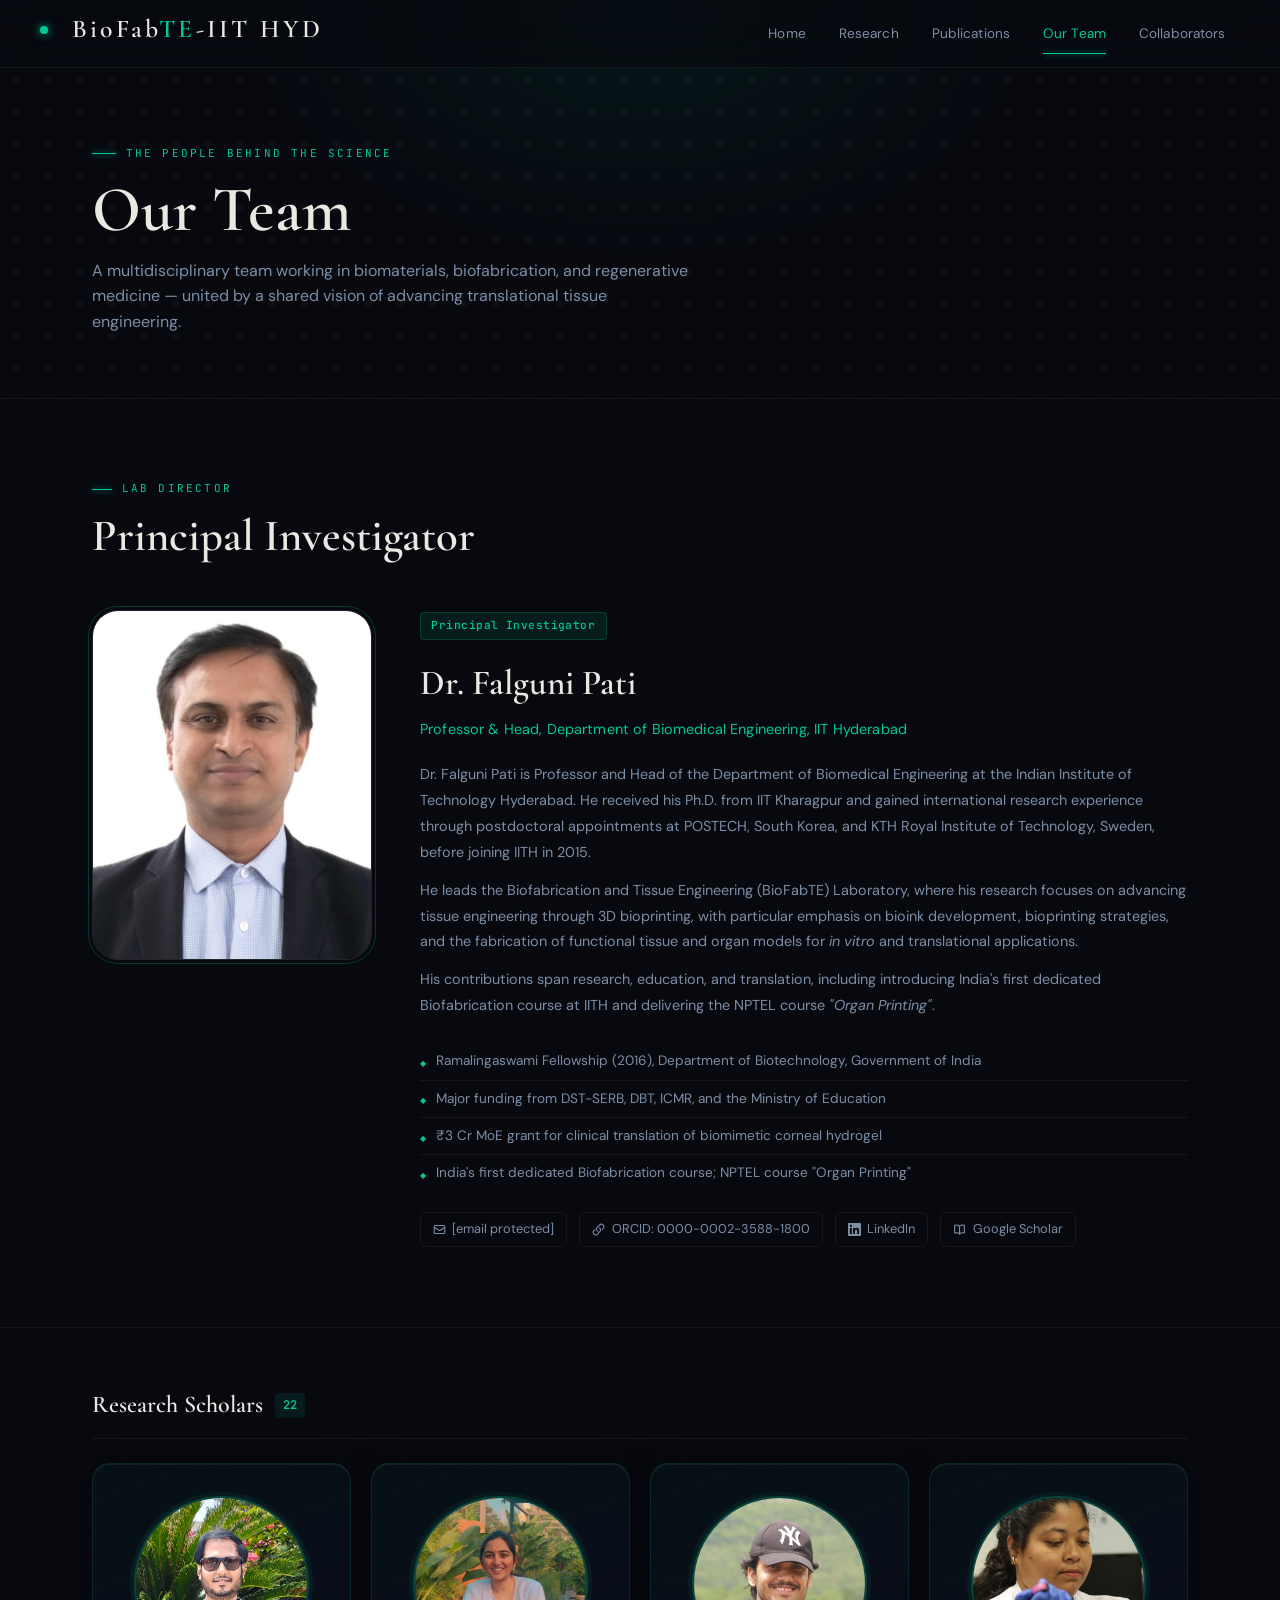
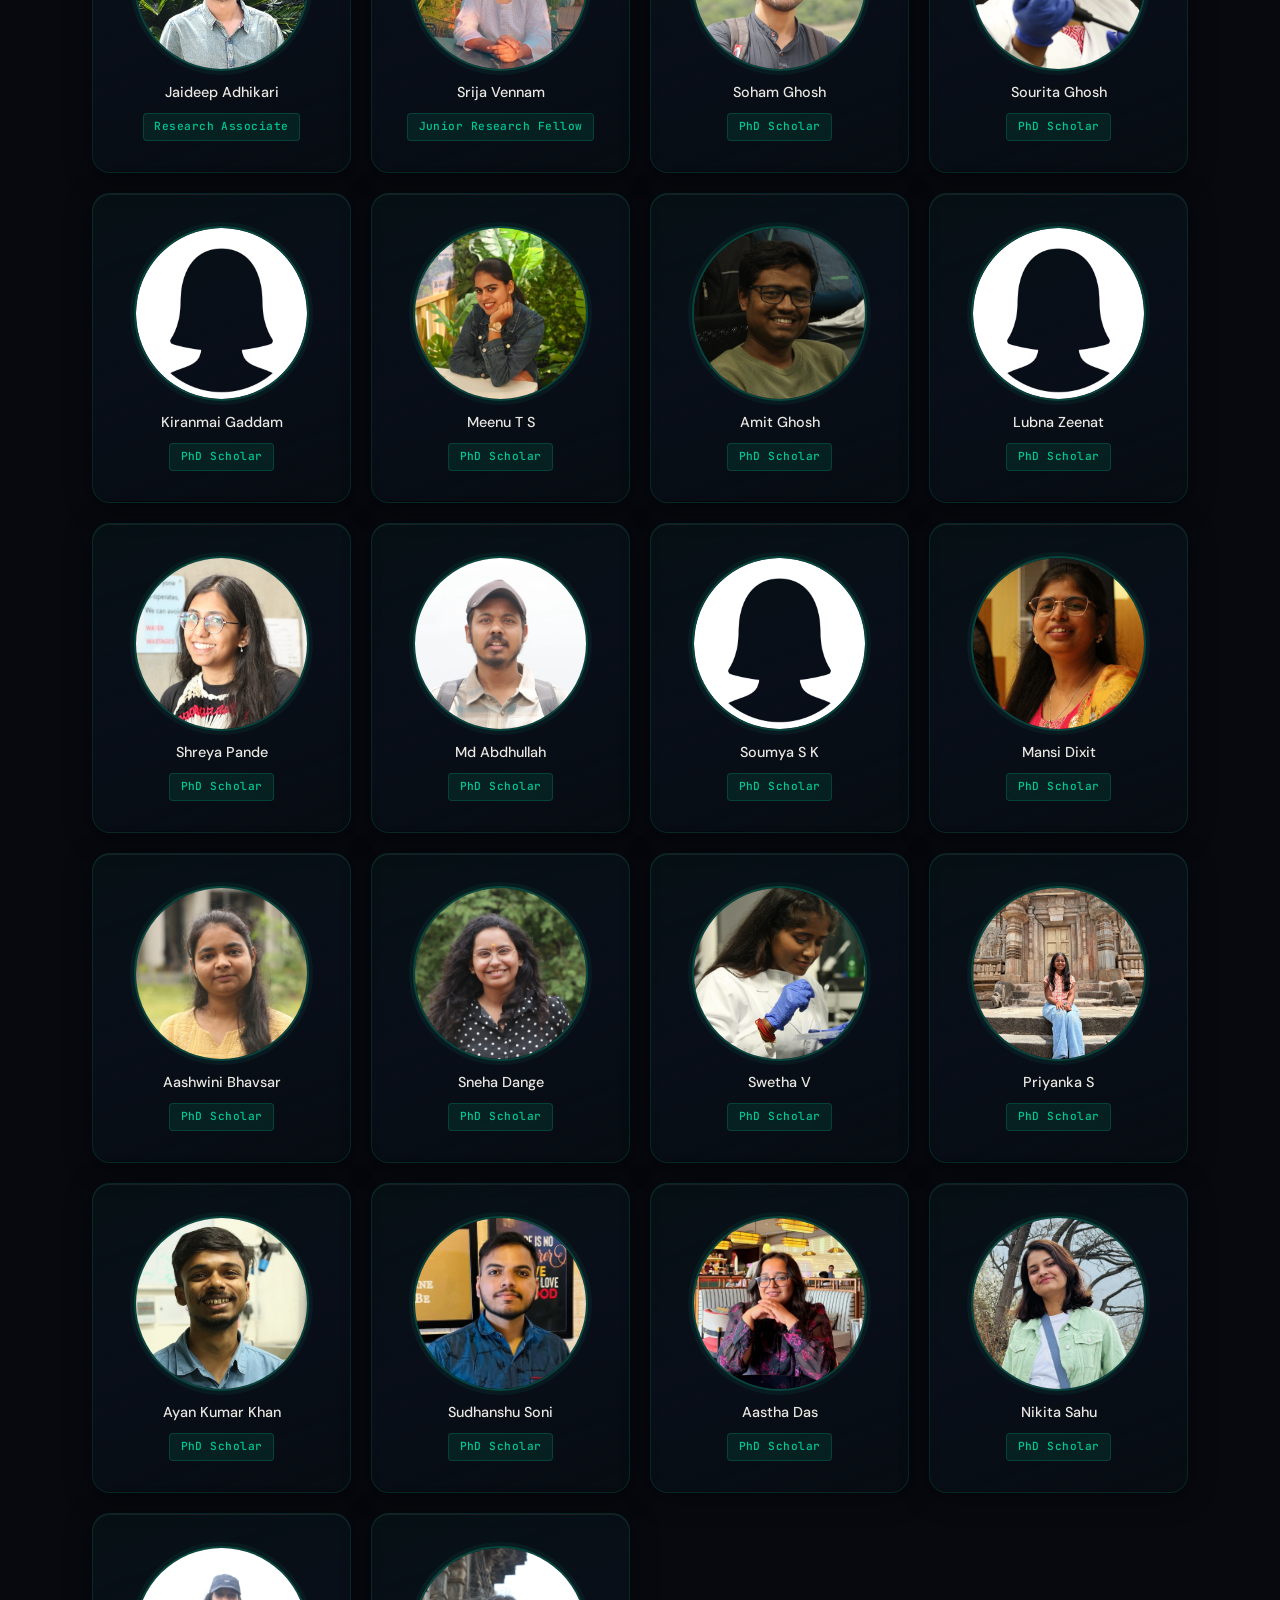
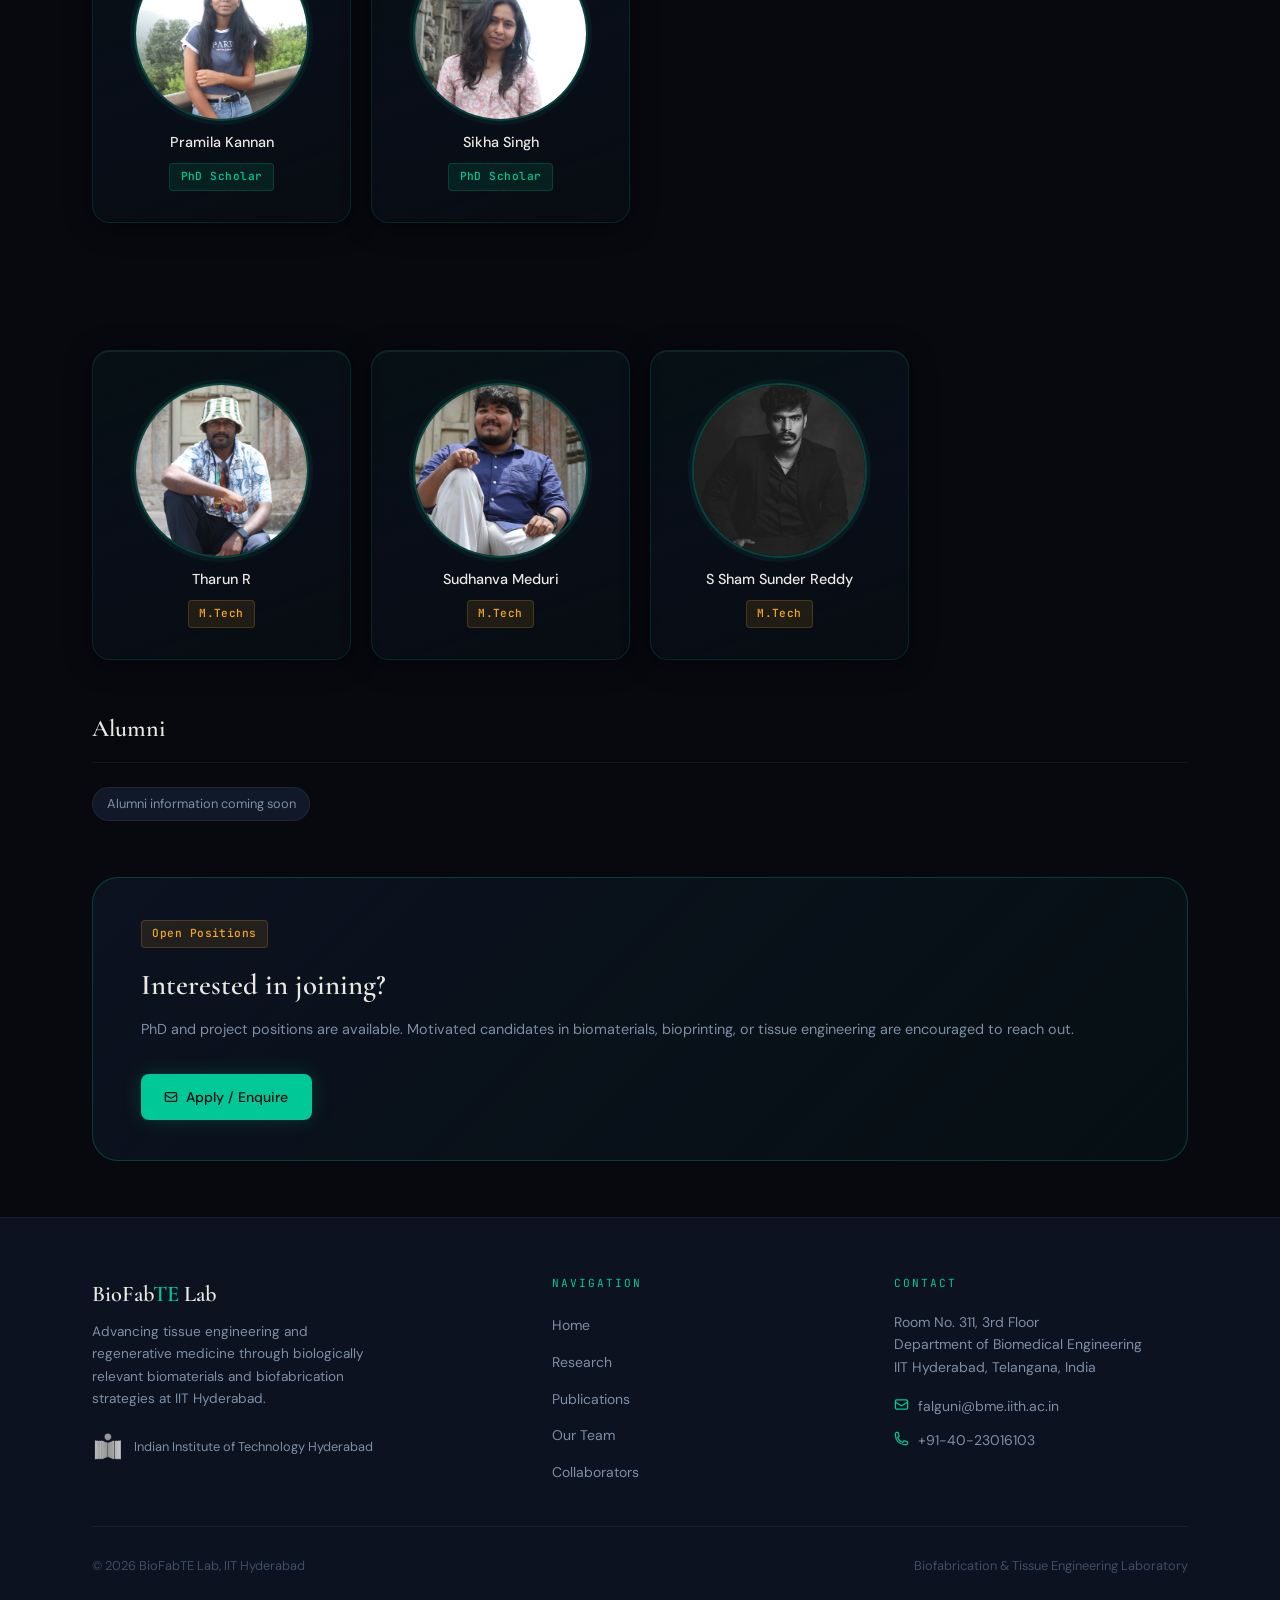
<file: biofab/html/team.html>
<!DOCTYPE html>
<html lang="en">
<head>
<meta charset="UTF-8">
<meta name="viewport" content="width=device-width,initial-scale=1.0">
<title>Our Team | BioFabTE Lab — IIT Hyderabad</title>
<meta name="description" content="Meet the multidisciplinary team at BioFabTE Lab, IIT Hyderabad — working in biomaterials, biofabrication, and regenerative medicine.">
<link rel="stylesheet" href="../css/style.css">
<link rel="stylesheet" href="../css/team.css">
</head>
<body>

<!-- ═══ NAVIGATION ═══════════════════════════ -->
<nav class="nav">
  <a href="index.html" class="nav-brand">
    <div class="nav-brand-dot"></div>
    <span class="nav-brand-label">BioFab<span>TE</span>-IIT HYD</span>
  </a>
  <div class="nav-links">
    <a href="index.html" class="nav-link">Home</a>
    <a href="research.html" class="nav-link">Research</a>
    <a href="publications.html" class="nav-link">Publications</a>
    <a href="team.html" class="nav-link active">Our Team</a>
    <a href="collaborators.html" class="nav-link">Collaborators</a>
  </div>
  <button class="nav-burger" id="burger" aria-label="Open menu" aria-expanded="false">
    <span></span><span></span><span></span>
  </button>
</nav>
<div class="nav-drawer" id="navDrawer">
  <a href="index.html" class="nav-link">Home</a>
  <a href="research.html" class="nav-link">Research</a>
  <a href="publications.html" class="nav-link">Publications</a>
  <a href="team.html" class="nav-link">Our Team</a>
  <a href="collaborators.html" class="nav-link">Collaborators</a>
</div>

<!-- ═══ PAGE HERO ════════════════════════════ -->
<div class="page-hero">
  <div class="dot-bg"></div>
  <div class="container" style="position:relative;z-index:1">
    <div class="page-hero-label">The People Behind the Science</div>
    <h1>Our Team</h1>
    <p>A multidisciplinary team working in biomaterials, biofabrication, and regenerative medicine — united by a shared vision of advancing translational tissue engineering.</p>
  </div>
</div>

<!-- ═══ PRINCIPAL INVESTIGATOR ═══════════════ -->
<section class="section">
  <div class="container">
    <div class="section-header reveal">
      <div class="section-tag">Lab Director</div>
      <h2>Principal Investigator</h2>
    </div>
    <div class="pi-section reveal">
      <div class="pi-photo-wrap">
        <img class="pi-photo"
          src="../media/sir.webp"
          alt="Dr. Falguni Pati — Principal Investigator, BioFabTE Lab">
        <div class="pi-photo-accent"></div>
      </div>
      <div class="pi-info">
        <div class="badge badge-accent" style="margin-bottom:.75rem">Principal Investigator</div>
        <h2>Dr. Falguni Pati</h2>
        <div class="pi-title">Professor &amp; Head, Department of Biomedical Engineering, IIT Hyderabad</div>
        <div class="pi-bio">
          <p>Dr. Falguni Pati is Professor and Head of the Department of Biomedical Engineering at the Indian Institute of Technology Hyderabad. He received his Ph.D. from IIT Kharagpur and gained international research experience through postdoctoral appointments at POSTECH, South Korea, and KTH Royal Institute of Technology, Sweden, before joining IITH in 2015.</p>
          <p>He leads the Biofabrication and Tissue Engineering (BioFabTE) Laboratory, where his research focuses on advancing tissue engineering through 3D bioprinting, with particular emphasis on bioink development, bioprinting strategies, and the fabrication of functional tissue and organ models for <em>in vitro</em> and translational applications.</p>
          <p>His contributions span research, education, and translation, including introducing India's first dedicated Biofabrication course at IITH and delivering the NPTEL course <em>"Organ Printing"</em>.</p>
        </div>
        <div class="pi-awards">
          <div class="pi-award-item">Ramalingaswami Fellowship (2016), Department of Biotechnology, Government of India</div>
          <div class="pi-award-item">Major funding from DST-SERB, DBT, ICMR, and the Ministry of Education</div>
          <div class="pi-award-item">₹3 Cr MoE grant for clinical translation of biomimetic corneal hydrogel</div>
          <div class="pi-award-item">India's first dedicated Biofabrication course; NPTEL course "Organ Printing"</div>
        </div>
        <div class="pi-links">
          <a href="mailto:falguni@bme.iith.ac.in" class="pi-link">
            <svg fill="none" viewBox="0 0 24 24" stroke="currentColor" stroke-width="2"><path stroke-linecap="round" stroke-linejoin="round" d="M21.75 6.75v10.5a2.25 2.25 0 01-2.25 2.25h-15a2.25 2.25 0 01-2.25-2.25V6.75m19.5 0A2.25 2.25 0 0019.5 4.5h-15a2.25 2.25 0 00-2.25 2.25m19.5 0v.243a2.25 2.25 0 01-1.07 1.916l-7.5 4.615a2.25 2.25 0 01-2.36 0L3.32 8.91a2.25 2.25 0 01-1.07-1.916V6.75"/></svg>
            <span class="__cf_email__" data-cfemail="fd9b9c919a889394bd9f9098d394948995d39c9ed39493">[email&#160;protected]</span>
          </a>
          <a href="https://orcid.org/0000-0002-3588-1800" target="_blank" rel="noopener noreferrer" class="pi-link">
            <svg fill="none" viewBox="0 0 24 24" stroke="currentColor" stroke-width="2"><path stroke-linecap="round" stroke-linejoin="round" d="M13.19 8.688a4.5 4.5 0 011.242 7.244l-4.5 4.5a4.5 4.5 0 01-6.364-6.364l1.757-1.757m13.35-.622l1.757-1.757a4.5 4.5 0 00-6.364-6.364l-4.5 4.5a4.5 4.5 0 001.242 7.244"/></svg>
            ORCID: 0000-0002-3588-1800
          </a>
          <a href="https://www.linkedin.com/in/falguni-pati-1483517/" target="_blank" rel="noopener noreferrer" class="pi-link">
            <svg fill="currentColor" viewBox="0 0 24 24"><path d="M20.447 20.452h-3.554v-5.569c0-1.328-.027-3.037-1.852-3.037-1.853 0-2.136 1.445-2.136 2.939v5.667H9.351V9h3.414v1.561h.046c.477-.9 1.637-1.85 3.37-1.85 3.601 0 4.267 2.37 4.267 5.455v6.286zM5.337 7.433a2.062 2.062 0 01-2.063-2.065 2.064 2.064 0 112.063 2.065zm1.782 13.019H3.555V9h3.564v11.452zM22.225 0H1.771C.792 0 0 .774 0 1.729v20.542C0 23.227.792 24 1.771 24h20.451C23.2 24 24 23.227 24 22.271V1.729C24 .774 23.2 0 22.222 0h.003z"/></svg>
            LinkedIn
          </a>
          <a href="https://scholar.google.co.in/citations?user=3IEkStoAAAAJ&hl=en" target="_blank" rel="noopener noreferrer" class="pi-link">
            <svg fill="none" viewBox="0 0 24 24" stroke="currentColor" stroke-width="2"><path stroke-linecap="round" stroke-linejoin="round" d="M12 6.042A8.967 8.967 0 006 3.75c-1.052 0-2.062.18-3 .512v14.25A8.987 8.987 0 016 18c2.305 0 4.408.867 6 2.292m0-14.25a8.966 8.966 0 016-2.292c1.052 0 2.062.18 3 .512v14.25A8.987 8.987 0 0018 18a8.967 8.967 0 00-6 2.292m0-14.25v14.25"/></svg>
            Google Scholar
          </a>
        </div>
      </div>
    </div>
  </div>
</section>

<hr class="section-divider">

<!-- ═══ Research Scholars ═════════════════════════ -->
<section class="section-sm">
  <div class="container">
    <h3 class="team-section-title reveal">
      Research Scholars <span class="count"></span>
    </h3>

    <div class="team-grid">

      <!-- Jaideep Adhikari -->
      <div class="flip-card">
        <div class="flip-card-inner">
          <div class="flip-card-front">
            <img class="flip-card-photo"
              src="../media/jaideep.webp"
              alt="Jaideep Adhikari" loading="lazy">
            <div class="flip-card-name">Jaideep Adhikari</div>
            <span class="badge badge-accent">Research Associate</span>
            <div class="flip-card-hint">Tap to see details</div>
          </div>
          <div class="flip-card-back">
            <div class="flip-card-back-name">Jaideep Adhikari</div>
            <div class="flip-card-back-role">Post-Doctoral Fellow</div>
            <div class="flip-card-back-research">Functional Biomaterials · Tissue Adhesives · 4D Bioprinting</div>
            <div class="flip-card-back-bio">Stimuli-responsive biomaterials including photocrosslinking, pH-dependency for 4D bioprinted constructs in advanced healthcare applications.</div>
            <div class="flip-card-back-email"><a href="https://cdn-cgi/l/email-protection#13717e21277a6377752321537a7a677b3d72703d7a7d"><span class="__cf_email__" data-cfemail="197b742b2d70697d7f292b5970706d7137787a377077">[email&#160;protected]</span></a></div>
          </div>
        </div>
      </div>

      <!-- Srija Vennam -->
      <div class="flip-card">
        <div class="flip-card-inner">
          <div class="flip-card-front">
            <img class="flip-card-photo"
              src="../media/srija.jpeg"
              alt="Srija Vennam" loading="lazy">
            <div class="flip-card-name">Srija Vennam</div>
            <span class="badge badge-accent">Junior Research Fellow</span>
            <div class="flip-card-hint">Tap to see details</div>
          </div>
          <div class="flip-card-back">
            <div class="flip-card-back-name">Srija Vennam</div>
            <div class="flip-card-back-role">Project Staff</div>
            <div class="flip-card-back-research">Bioprinting</div>
            <div class="flip-card-back-bio">Bioprinting process optimisation for functional tissue constructs.</div>
          </div>
        </div>
      </div>

      <!-- Soham Ghosh -->
      <div class="flip-card">
        <div class="flip-card-inner">
          <div class="flip-card-front">
            <img class="flip-card-photo" src="../media/soham.webp" alt="Soham Ghosh" loading="lazy">
            <div class="flip-card-name">Soham Ghosh</div>
            <span class="badge badge-accent">PhD Scholar</span>
            <div class="flip-card-hint">Tap to see details</div>
          </div>
          <div class="flip-card-back">
            <div class="flip-card-back-name">Soham Ghosh</div>
            <div class="flip-card-back-role">PhD Scholar</div>
            <div class="flip-card-back-research">Bioprinting</div>
            <div class="flip-card-back-bio">Advancing 3D bioprinting strategies for tissue-engineered constructs.</div>
            <div class="flip-card-back-email"><a href="https://cdn-cgi/l/email-protection#046669353d766177676c3435343430446d6d706c2a65672a6d6a"><span class="__cf_email__" data-cfemail="442629757d362137272c7475747470042d2d302c6a25276a2d2a">[email&#160;protected]</span></a></div>
          </div>
        </div>
      </div>

      <!-- Sourita Ghosh -->
      <div class="flip-card">
        <div class="flip-card-inner">
          <div class="flip-card-front">
            <img class="flip-card-photo" src="../media/sourita.webp" alt="Sourita Ghosh" loading="lazy">
            <div class="flip-card-name">Sourita Ghosh</div>
            <span class="badge badge-accent">PhD Scholar</span>
            <div class="flip-card-hint">Tap to see details</div>
          </div>
          <div class="flip-card-back">
            <div class="flip-card-back-name">Sourita Ghosh</div>
            <div class="flip-card-back-role">PhD Scholar</div>
            <div class="flip-card-back-research">dECM</div>
            <div class="flip-card-back-bio">Decellularised extracellular matrix characterisation for biofabrication applications.</div>
            <div class="flip-card-back-email"><a href="https://cdn-cgi/l/email-protection#7c1e114d450e190f1f144d4d4c4d483c15150814521d1f521512"><span class="__cf_email__" data-cfemail="096b6438307b6c7a6a61383839383d4960607d6127686a276067">[email&#160;protected]</span></a></div>
          </div>
        </div>
      </div>

      <!-- Kiranmai Gaddam -->
      <div class="flip-card">
        <div class="flip-card-inner">
          <div class="flip-card-front">
            <img class="flip-card-photo" src="../media/female.webp" alt="Kiranmai Gaddam" loading="lazy">
            <div class="flip-card-name">Kiranmai Gaddam</div>
            <span class="badge badge-accent">PhD Scholar</span>
            <div class="flip-card-hint">Tap to see details</div>
          </div>
          <div class="flip-card-back">
            <div class="flip-card-back-name">Kiranmai Gaddam</div>
            <div class="flip-card-back-role">PhD Scholar</div>
            <div class="flip-card-back-research">Biomaterials</div>
            <div class="flip-card-back-bio">Development and characterisation of biomaterials for tissue engineering applications.</div>
            <div class="flip-card-back-email"><a href="https://cdn-cgi/l/email-protection#aeccc39c9edccbddcdc69e9f9e9e97eec7c7dac680cfcd80c7c0"><span class="__cf_email__" data-cfemail="67050a5557150214040f575657575e270e0e130f490604490e09">[email&#160;protected]</span></a></div>
          </div>
        </div>
      </div>

      <!-- Meenu T S -->
      <div class="flip-card">
        <div class="flip-card-inner">
          <div class="flip-card-front">
            <img class="flip-card-photo" src="../media/meenu.webp" alt="Meenu T S" loading="lazy">
            <div class="flip-card-name">Meenu T S</div>
            <span class="badge badge-accent">PhD Scholar</span>
            <div class="flip-card-hint">Tap to see details</div>
          </div>
          <div class="flip-card-back">
            <div class="flip-card-back-name">Meenu T S</div>
            <div class="flip-card-back-role">PhD Scholar</div>
            <div class="flip-card-back-research">Bioinks</div>
            <div class="flip-card-back-bio">Developing and optimising bioink formulations for advanced 3D bioprinting.</div>
          </div>
        </div>
      </div>

      <!-- Amit Ghosh -->
      <div class="flip-card">
        <div class="flip-card-inner">
          <div class="flip-card-front">
            <img class="flip-card-photo" src="../media/amit.webp" alt="Amit Ghosh" loading="lazy">
            <div class="flip-card-name">Amit Ghosh</div>
            <span class="badge badge-accent">PhD Scholar</span>
            <div class="flip-card-hint">Tap to see details</div>
          </div>
          <div class="flip-card-back">
            <div class="flip-card-back-name">Amit Ghosh</div>
            <div class="flip-card-back-role">PhD Scholar</div>
            <div class="flip-card-back-research">ECM</div>
            <div class="flip-card-back-bio">Investigating extracellular matrix composition and function for regenerative medicine.</div>
          </div>
        </div>
      </div>

      <!-- Lubna Zeenat -->
      <div class="flip-card">
        <div class="flip-card-inner">
          <div class="flip-card-front">
            <img class="flip-card-photo" src="../media/female.webp" alt="Lubna Zeenat" loading="lazy">
            <div class="flip-card-name">Lubna Zeenat</div>
            <span class="badge badge-accent">PhD Scholar</span>
            <div class="flip-card-hint">Tap to see details</div>
          </div>
          <div class="flip-card-back">
            <div class="flip-card-back-name">Lubna Zeenat</div>
            <div class="flip-card-back-role">PhD Scholar</div>
            <div class="flip-card-back-research">Printing</div>
            <div class="flip-card-back-bio">Exploring novel printing techniques for biofabrication of complex tissue structures.</div>
          </div>
        </div>
      </div>

      <!-- Shreya Pande -->
      <div class="flip-card">
        <div class="flip-card-inner">
          <div class="flip-card-front">
            <img class="flip-card-photo" src="../media/shreya.webp" alt="Shreya Pande" loading="lazy">
            <div class="flip-card-name">Shreya Pande</div>
            <span class="badge badge-accent">PhD Scholar</span>
            <div class="flip-card-hint">Tap to see details</div>
          </div>
          <div class="flip-card-back">
            <div class="flip-card-back-name">Shreya Pande</div>
            <div class="flip-card-back-role">PhD Scholar</div>
            <div class="flip-card-back-research">Biofabrication &amp; Tissue Engineering</div>
            <div class="flip-card-back-bio">Research in advanced biofabrication and tissue engineering at BioFabTE Lab.</div>
          </div>
        </div>
      </div>

      <!-- Md Abdhullah -->
      <div class="flip-card">
        <div class="flip-card-inner">
          <div class="flip-card-front">
            <img class="flip-card-photo" src="../media/abdhullah.webp" alt="Md Abdhullah" loading="lazy">
            <div class="flip-card-name">Md Abdhullah</div>
            <span class="badge badge-accent">PhD Scholar</span>
            <div class="flip-card-hint">Tap to see details</div>
          </div>
          <div class="flip-card-back">
            <div class="flip-card-back-name">Md Abdhullah</div>
            <div class="flip-card-back-role">PhD Scholar</div>
            <div class="flip-card-back-research">Biofabrication &amp; Tissue Engineering</div>
            <div class="flip-card-back-bio">Research in advanced biofabrication and tissue engineering at BioFabTE Lab.</div>
          </div>
        </div>
      </div>

      <!-- Soumya S K -->
      <div class="flip-card">
        <div class="flip-card-inner">
          <div class="flip-card-front">
            <img class="flip-card-photo" src="../media/female.webp" alt="Soumya S K" loading="lazy">
            <div class="flip-card-name">Soumya S K</div>
            <span class="badge badge-accent">PhD Scholar</span>
            <div class="flip-card-hint">Tap to see details</div>
          </div>
          <div class="flip-card-back">
            <div class="flip-card-back-name">Soumya S K</div>
            <div class="flip-card-back-role">PhD Scholar</div>
            <div class="flip-card-back-research">Biofabrication &amp; Tissue Engineering</div>
            <div class="flip-card-back-bio">Research in advanced biofabrication and tissue engineering at BioFabTE Lab.</div>
          </div>
        </div>
      </div>

      <!-- Mansi Dixit -->
      <div class="flip-card">
        <div class="flip-card-inner">
          <div class="flip-card-front">
            <img class="flip-card-photo" src="../media/mansi.webp" alt="Mansi Dixit" loading="lazy">
            <div class="flip-card-name">Mansi Dixit</div>
            <span class="badge badge-accent">PhD Scholar</span>
            <div class="flip-card-hint">Tap to see details</div>
          </div>
          <div class="flip-card-back">
            <div class="flip-card-back-name">Mansi Dixit</div>
            <div class="flip-card-back-role">PhD Scholar</div>
            <div class="flip-card-back-research">Biofabrication &amp; Tissue Engineering</div>
            <div class="flip-card-back-bio">Research in advanced biofabrication and tissue engineering at BioFabTE Lab.</div>
          </div>
        </div>
      </div>

      <!-- Aashwini Bhavsar -->
      <div class="flip-card">
        <div class="flip-card-inner">
          <div class="flip-card-front">
            <img class="flip-card-photo" src="../media/ashwini.webp" alt="Aashwini Bhavsar" loading="lazy">
            <div class="flip-card-name">Aashwini Bhavsar</div>
            <span class="badge badge-accent">PhD Scholar</span>
            <div class="flip-card-hint">Tap to see details</div>
          </div>
          <div class="flip-card-back">
            <div class="flip-card-back-name">Aashwini Bhavsar</div>
            <div class="flip-card-back-role">PhD Scholar</div>
            <div class="flip-card-back-research">Biofabrication &amp; Tissue Engineering</div>
            <div class="flip-card-back-bio">Research in advanced biofabrication and tissue engineering at BioFabTE Lab.</div>
          </div>
        </div>
      </div>

      <!-- Sneha Dange -->
      <div class="flip-card">
        <div class="flip-card-inner">
          <div class="flip-card-front">
            <img class="flip-card-photo" src="../media/sneha.webp" alt="Sneha Dange" loading="lazy">
            <div class="flip-card-name">Sneha Dange</div>
            <span class="badge badge-accent">PhD Scholar</span>
            <div class="flip-card-hint">Tap to see details</div>
          </div>
          <div class="flip-card-back">
            <div class="flip-card-back-name">Sneha Dange</div>
            <div class="flip-card-back-role">PhD Scholar</div>
            <div class="flip-card-back-research">Biofabrication &amp; Tissue Engineering</div>
            <div class="flip-card-back-bio">Research in advanced biofabrication and tissue engineering at BioFabTE Lab.</div>
          </div>
        </div>
      </div>

      <!-- Swetha V -->
      <div class="flip-card">
        <div class="flip-card-inner">
          <div class="flip-card-front">
            <img class="flip-card-photo" src="../media/swetha.webp" alt="Swetha V" loading="lazy">
            <div class="flip-card-name">Swetha V</div>
            <span class="badge badge-accent">PhD Scholar</span>
            <div class="flip-card-hint">Tap to see details</div>
          </div>
          <div class="flip-card-back">
            <div class="flip-card-back-name">Swetha V</div>
            <div class="flip-card-back-role">PhD Scholar</div>
            <div class="flip-card-back-research">Biofabrication &amp; Tissue Engineering</div>
            <div class="flip-card-back-bio">Research in advanced biofabrication and tissue engineering at BioFabTE Lab.</div>
          </div>
        </div>
      </div>

      <!-- Priyanka S -->
      <div class="flip-card">
        <div class="flip-card-inner">
          <div class="flip-card-front">
            <img class="flip-card-photo" src="../media/priyanka.webp" alt="Priyanka S" loading="lazy">
            <div class="flip-card-name">Priyanka S</div>
            <span class="badge badge-accent">PhD Scholar</span>
            <div class="flip-card-hint">Tap to see details</div>
          </div>
          <div class="flip-card-back">
            <div class="flip-card-back-name">Priyanka S</div>
            <div class="flip-card-back-role">PhD Scholar</div>
            <div class="flip-card-back-research">Biofabrication &amp; Tissue Engineering</div>
            <div class="flip-card-back-bio">Research in advanced biofabrication and tissue engineering at BioFabTE Lab.</div>
          </div>
        </div>
      </div>

      <!-- Ayan Kumar Khan -->
      <div class="flip-card">
        <div class="flip-card-inner">
          <div class="flip-card-front">
            <img class="flip-card-photo" src="../media/ayan.webp" alt="Ayan Kumar Khan" loading="lazy">
            <div class="flip-card-name">Ayan Kumar Khan</div>
            <span class="badge badge-accent">PhD Scholar</span>
            <div class="flip-card-hint">Tap to see details</div>
          </div>
          <div class="flip-card-back">
            <div class="flip-card-back-name">Ayan Kumar Khan</div>
            <div class="flip-card-back-role">PhD Scholar</div>
            <div class="flip-card-back-research">Biofabrication &amp; Tissue Engineering</div>
            <div class="flip-card-back-bio">Research in advanced biofabrication and tissue engineering at BioFabTE Lab.</div>
          </div>
        </div>
      </div>

      <!-- Sudhanshu Soni -->
      <div class="flip-card">
        <div class="flip-card-inner">
          <div class="flip-card-front">
            <img class="flip-card-photo" src="../media/sudhanshu.webp" alt="Sudhanshu Soni" loading="lazy">
            <div class="flip-card-name">Sudhanshu Soni</div>
            <span class="badge badge-accent">PhD Scholar</span>
            <div class="flip-card-hint">Tap to see details</div>
          </div>
          <div class="flip-card-back">
            <div class="flip-card-back-name">Sudhanshu Soni</div>
            <div class="flip-card-back-role">UGC JRF Fellow · PhD Scholar</div>
            <div class="flip-card-back-research">Disease Modeling · Bioprinting</div>
            <div class="flip-card-back-bio">Exploring 3D bioprinting to develop functional tissue and organoid structures for drug delivery and toxicity assessment.</div>
          </div>
        </div>
      </div>

      <!-- Aastha Das -->
      <div class="flip-card">
        <div class="flip-card-inner">
          <div class="flip-card-front">
            <img class="flip-card-photo" src="../media/astha.webp" alt="Aastha Das" loading="lazy">
            <div class="flip-card-name">Aastha Das</div>
            <span class="badge badge-accent">PhD Scholar</span>
            <div class="flip-card-hint">Tap to see details</div>
          </div>
          <div class="flip-card-back">
            <div class="flip-card-back-name">Aastha Das</div>
            <div class="flip-card-back-role">PhD Scholar</div>
            <div class="flip-card-back-research">Biofabrication &amp; Tissue Engineering</div>
            <div class="flip-card-back-bio">Research in advanced biofabrication and tissue engineering at BioFabTE Lab.</div>
          </div>
        </div>
      </div>

      <!-- Nikita Sahu -->
      <div class="flip-card">
        <div class="flip-card-inner">
          <div class="flip-card-front">
            <img class="flip-card-photo" src="../media/nikita.webp" alt="Nikita Sahu" loading="lazy">
            <div class="flip-card-name">Nikita Sahu</div>
            <span class="badge badge-accent">PhD Scholar</span>
            <div class="flip-card-hint">Tap to see details</div>
          </div>
          <div class="flip-card-back">
            <div class="flip-card-back-name">Nikita Sahu</div>
            <div class="flip-card-back-role">PhD Scholar</div>
            <div class="flip-card-back-research">Biofabrication &amp; Tissue Engineering</div>
            <div class="flip-card-back-bio">Research in advanced biofabrication and tissue engineering at BioFabTE Lab.</div>
          </div>
        </div>
      </div>

      <!-- Pramila Kannan -->
      <div class="flip-card">
        <div class="flip-card-inner">
          <div class="flip-card-front">
            <img class="flip-card-photo" src="../media/pramila.webp" alt="Pramila Kannan" loading="lazy">
            <div class="flip-card-name">Pramila Kannan</div>
            <span class="badge badge-accent">PhD Scholar</span>
            <div class="flip-card-hint">Tap to see details</div>
          </div>
          <div class="flip-card-back">
            <div class="flip-card-back-name">Pramila Kannan</div>
            <div class="flip-card-back-role">PhD Scholar</div>
            <div class="flip-card-back-research">Biofabrication &amp; Tissue Engineering</div>
            <div class="flip-card-back-bio">Research in advanced biofabrication and tissue engineering at BioFabTE Lab.</div>
          </div>
        </div>
      </div>

      <!-- Sikha Singh -->
      <div class="flip-card">
        <div class="flip-card-inner">
          <div class="flip-card-front">
            <img class="flip-card-photo" src="../media/shika.webp" alt="Sikha Singh" loading="lazy">
            <div class="flip-card-name">Sikha Singh</div>
            <span class="badge badge-accent">PhD Scholar</span>
            <div class="flip-card-hint">Tap to see details</div>
          </div>
          <div class="flip-card-back">
            <div class="flip-card-back-name">Sikha Singh</div>
            <div class="flip-card-back-role">PhD Scholar</div>
            <div class="flip-card-back-research">Biofabrication &amp; Tissue Engineering</div>
            <div class="flip-card-back-bio">Research in advanced biofabrication and tissue engineering at BioFabTE Lab.</div>
          </div>
        </div>
      </div>

    </div>

    <!-- ═══ MASTERS STUDENTS ════════════════ -->
    <h3 class="team-section-title reveal" style="margin-top:3rem">
      Master's Students <span class="count">3</span>
    </h3>
    <div class="team-grid">

      <!-- Tharun R -->
      <div class="flip-card">
        <div class="flip-card-inner">
          <div class="flip-card-front">
            <img class="flip-card-photo" src="../media/tharun.webp" alt="Tharun R" loading="lazy">
            <div class="flip-card-name">Tharun R</div>
            <span class="badge badge-amber">M.Tech</span>
            <div class="flip-card-hint">Tap to see details</div>
          </div>
          <div class="flip-card-back">
            <div class="flip-card-back-name">Tharun R</div>
            <div class="flip-card-back-role">M.Tech Student</div>
            <div class="flip-card-back-research">Biomedical Engineering</div>
            <div class="flip-card-back-bio">Master's research in biofabrication and tissue engineering at BioFabTE Lab, IIT Hyderabad.</div>
          </div>
        </div>
      </div>

      <!-- Sudhanva Meduri -->
      <div class="flip-card">
        <div class="flip-card-inner">
          <div class="flip-card-front">
            <img class="flip-card-photo" src="../media/sudhanva.webp" alt="Sudhanva Meduri" loading="lazy">
            <div class="flip-card-name">Sudhanva Meduri</div>
            <span class="badge badge-amber">M.Tech</span>
            <div class="flip-card-hint">Tap to see details</div>
          </div>
          <div class="flip-card-back">
            <div class="flip-card-back-name">Sudhanva Meduri</div>
            <div class="flip-card-back-role">M.Tech Student</div>
            <div class="flip-card-back-research">Biomedical Engineering</div>
            <div class="flip-card-back-bio">Master's research in biofabrication and tissue engineering at BioFabTE Lab, IIT Hyderabad.</div>
          </div>
        </div>
      </div>

      <!-- S Sham Sunder Reddy -->
      <div class="flip-card">
        <div class="flip-card-inner">
          <div class="flip-card-front">
            <img class="flip-card-photo" src="../media/sham.webp" alt="S Sham Sunder Reddy" loading="lazy">
            <div class="flip-card-name">S Sham Sunder Reddy</div>
            <span class="badge badge-amber">M.Tech</span>
            <div class="flip-card-hint">Tap to see details</div>
          </div>
          <div class="flip-card-back">
            <div class="flip-card-back-name">S Sham Sunder Reddy</div>
            <div class="flip-card-back-role">M.Tech Student</div>
            <div class="flip-card-back-research">Biomedical Engineering</div>
            <div class="flip-card-back-bio">Master's research in biofabrication and tissue engineering at BioFabTE Lab, IIT Hyderabad.</div>
          </div>
        </div>
      </div>

    </div>

    <!-- ═══ ALUMNI ═══════════════════════════ -->
    <h3 class="team-section-title reveal" style="margin-top:3rem">Alumni</h3>
    <div class="alumni-grid reveal">
      <span class="alumni-tag">Alumni information coming soon</span>
    </div>

    <!-- ═══ JOIN CTA ══════════════════════════ -->
    <div class="join-banner reveal" style="margin-top:3.5rem">
      <div>
        <div class="badge badge-amber" style="margin-bottom:.75rem">Open Positions</div>
        <h2 style="font-family:'Cormorant Garamond',serif;font-size:1.8rem;font-weight:600;color:var(--text);margin-bottom:.4rem">Interested in joining?</h2>
        <p style="font-size:.9rem;color:var(--text2)">PhD and project positions are available. Motivated candidates in biomaterials, bioprinting, or tissue engineering are encouraged to reach out.</p>
      </div>
      <a href="mailto:falguni@bme.iith.ac.in" class="btn btn-primary" style="flex-shrink:0">
        <svg fill="none" viewBox="0 0 24 24" stroke="currentColor" stroke-width="2" style="width:14px;height:14px"><path stroke-linecap="round" stroke-linejoin="round" d="M21.75 6.75v10.5a2.25 2.25 0 01-2.25 2.25h-15a2.25 2.25 0 01-2.25-2.25V6.75m19.5 0A2.25 2.25 0 0019.5 4.5h-15a2.25 2.25 0 00-2.25 2.25m19.5 0v.243a2.25 2.25 0 01-1.07 1.916l-7.5 4.615a2.25 2.25 0 01-2.36 0L3.32 8.91a2.25 2.25 0 01-1.07-1.916V6.75"/></svg>
        Apply / Enquire
      </a>
    </div>

  </div>
</section>

<!-- ═══ FOOTER ════════════════════════════════ -->
<footer>
  <div class="container">
    <div class="footer-grid">
      <div>
        <div class="footer-brand-name">BioFab<span>TE</span> Lab</div>
        <p class="footer-brand-desc">Advancing tissue engineering and regenerative medicine through biologically relevant biomaterials and biofabrication strategies at IIT Hyderabad.</p>
        <div class="footer-iith">
          <img src="../media/iith.webp" alt="IIT Hyderabad" width="32" height="32">
          <span>Indian Institute of Technology Hyderabad</span>
        </div>
      </div>
      <div>
        <div class="footer-col-title">Navigation</div>
        <ul class="footer-list">
          <li><a href="index.html">Home</a></li>
          <li><a href="research.html">Research</a></li>
          <li><a href="publications.html">Publications</a></li>
          <li><a href="team.html">Our Team</a></li>
          <li><a href="collaborators.html">Collaborators</a></li>
        </ul>
      </div>
      <div>
        <div class="footer-col-title">Contact</div>
        <p style="font-size:.875rem;color:var(--text2);margin-bottom:1rem;line-height:1.6">Room No. 311, 3rd Floor<br>Department of Biomedical Engineering<br>IIT Hyderabad, Telangana, India</p>
        <div class="footer-contact-item">
          <svg fill="none" viewBox="0 0 24 24" stroke="currentColor" stroke-width="2"><path stroke-linecap="round" stroke-linejoin="round" d="M21.75 6.75v10.5a2.25 2.25 0 01-2.25 2.25h-15a2.25 2.25 0 01-2.25-2.25V6.75m19.5 0A2.25 2.25 0 0019.5 4.5h-15a2.25 2.25 0 00-2.25 2.25m19.5 0v.243a2.25 2.25 0 01-1.07 1.916l-7.5 4.615a2.25 2.25 0 01-2.36 0L3.32 8.91a2.25 2.25 0 01-1.07-1.916V6.75"/></svg>
          <a href="mailto:falguni@bme.iith.ac.in">falguni@bme.iith.ac.in</a>
        </div>
        <div class="footer-contact-item">
          <svg fill="none" viewBox="0 0 24 24" stroke="currentColor" stroke-width="2"><path stroke-linecap="round" stroke-linejoin="round" d="M2.25 6.75c0 8.284 6.716 15 15 15h2.25a2.25 2.25 0 002.25-2.25v-1.372c0-.516-.351-.966-.852-1.091l-4.423-1.106c-.44-.11-.902.055-1.173.417l-.97 1.293c-.282.376-.769.542-1.21.38a12.035 12.035 0 01-7.143-7.143c-.162-.441.004-.928.38-1.21l1.293-.97c.363-.271.527-.734.417-1.173L6.963 3.102a1.125 1.125 0 00-1.091-.852H4.5A2.25 2.25 0 002.25 4.5v2.25z"/></svg>
          <span>+91-40-23016103</span>
        </div>
      </div>
    </div>
    <div class="footer-bottom">
      <span>&copy; 2026 BioFabTE Lab, IIT Hyderabad</span>
      <span>Biofabrication &amp; Tissue Engineering Laboratory</span>
    </div>
  </div>
</footer>

<script src="../script.js"></script>
</body>
</html>
</file>
<file: biofab/css/style.css>
/* ═══════════════════════════════════════════════════
   BioFabTE — IIT Hyderabad | Shared Common Stylesheet
   Covers: Variables, Reset, Nav, Footer, Layout,
           Buttons, Badges, Animations, Utilities
   ═══════════════════════════════════════════════════ */

@import url('https://fonts.googleapis.com/css2?family=Cormorant+Garamond:ital,wght@0,400;0,500;0,600;0,700;1,400;1,600&family=DM+Sans:opsz,wght@9..40,300;9..40,400;9..40,500&family=JetBrains+Mono:wght@400;500&display=swap');

/* ── Variables ──────────────────────────────────── */
:root {
  --bg:             #07090F;
  --bg2:            #0C1220;
  --bg3:            #111928;
  --card:           #0E1624;
  --card2:          #131f32;
  --accent:         #00C896;
  --accent2:        #3DD6F5;
  --accent-dim:     rgba(0,200,150,.10);
  --accent-glow:    rgba(0,200,150,.05);
  --amber:          #F5A623;
  --text:           #EAE8E2;
  --text2:          #7D8EA5;
  --text3:          #3D4E65;
  --border:         rgba(255,255,255,.06);
  --border2:        rgba(255,255,255,.11);
  --border-accent:  rgba(0,200,150,.25);
  --glass-bg:       rgba(0,200,150,.06);
  --glass-bg2:      rgba(0,200,150,.12);
  --glass-border:   rgba(0,200,150,.2);
  --r:              10px;
  --r-lg:           18px;
  --r-xl:           26px;
}

/* ── Reset ──────────────────────────────────────── */
*, *::before, *::after { box-sizing: border-box; margin: 0; padding: 0; }
html { scroll-behavior: smooth; -webkit-text-size-adjust: 100%; }
body {
  font-family: 'DM Sans', sans-serif;
  background: var(--bg);
  color: var(--text);
  font-size: 16px;
  line-height: 1.75;
  overflow-x: hidden;
  min-height: 100vh;
}
img { display: block; max-width: 100%; }
a { color: inherit; text-decoration: none; }
button { cursor: pointer; font-family: inherit; }
ul, ol { list-style: none; }

/* ── Scrollbar ──────────────────────────────────── */
::-webkit-scrollbar { width: 6px; }
::-webkit-scrollbar-track { background: var(--bg); }
::-webkit-scrollbar-thumb { background: var(--text3); border-radius: 3px; }
::-webkit-scrollbar-thumb:hover { background: var(--text2); }

/* ── Selection ──────────────────────────────────── */
::selection { background: rgba(0,200,150,.25); color: var(--text); }

/* ══════════════════════════════════════════════════
   NAVIGATION
══════════════════════════════════════════════════ */
.nav {
  position: fixed; top: 0; left: 0; right: 0; z-index: 1000;
  height: 68px;
  display: flex; align-items: center; justify-content: space-between;
  padding: 0 2.5rem;
  background: rgba(7,9,15,.7);
  backdrop-filter: blur(20px);
  -webkit-backdrop-filter: blur(20px);
  border-bottom: 1px solid var(--border);
  transition: background .3s;
}
.nav.scrolled { background: rgba(7,9,15,.92); }
.nav-brand {
  font-family: 'Cormorant Garamond', serif;
  /*font-size: clamp(1rem, 2vw, 1.6rem);*/
  font-size: 1.6rem;
  font-weight: 600; color: var(--text);
  margin-bottom: .5rem;
  display: flex; align-items: center; gap: 24px;
  letter-spacing: 0.2rem;
}
.nav-brand-dot {
  width: 8px; height: 8px; border-radius: 50%;
  background: var(--accent);
  box-shadow: 0 0 10px var(--accent);
  animation: pulse-dot 2.5s ease-in-out infinite;
}
@keyframes pulse-dot {
  0%, 100% { opacity: 1; transform: scale(1); }
  50%       { opacity: .6; transform: scale(.8); }
}
.nav-brand-label span { color: var(--accent); }
.nav-links { display: flex; align-items: center; gap: .25rem; }
.nav-link {
  padding: .45rem .9rem;
  font-size: clamp(0.85rem, 1vw, 1.1rem);
  font-weight: 400; color: var(--text2);
  border-radius: 6px;
  transition: color .2s, background .2s;
  position: relative; letter-spacing: .01em;
}
.nav-link:hover { color: var(--accent); border-color: var(--border-accent); }
.nav-link.active { color: var(--accent); }
.nav-link.active::after {
  content: '';
  position: absolute; bottom: -1px; left: .9rem; right: .9rem;
  height: 1px; background: var(--accent);
  box-shadow: 0 0 6px var(--accent);
}
.nav-burger {
  display: none; flex-direction: column; gap: 5px;
  background: none; border: none; padding: 8px;
}
.nav-burger span {
  width: 22px; height: 1.5px; background: var(--text2);
  border-radius: 2px; transition: all .3s;
}
.nav-drawer {
  display: none;
  position: fixed; top: 68px; left: 0; right: 0; bottom: 0; z-index: 999;
  background: rgba(7,9,15,.97);
  backdrop-filter: blur(20px);
  flex-direction: column; align-items: center; justify-content: center; gap: 2rem;
  opacity: 0; pointer-events: none; transition: opacity .3s;
}
.nav-drawer.open { opacity: 1; pointer-events: all; }
.nav-drawer .nav-link {
  font-size: 22px; font-weight: 300; padding: .75rem 1.5rem; color: var(--text);
}
.nav-drawer .nav-link:hover { color: var(--accent); }

/* ══════════════════════════════════════════════════
   DOT-GRID BACKGROUND
══════════════════════════════════════════════════ */
.dot-bg {
  position: absolute; inset: 0; pointer-events: none; z-index: 0;
  background-image: radial-gradient(circle, rgba(255,255,255,.03) 1px, transparent 5px);
  background-size: 32px 32px;
}

/* ══════════════════════════════════════════════════
   PAGE HERO (inner pages)
══════════════════════════════════════════════════ */
.page-hero {
  position: relative;
  padding: 9rem 0 4rem;
  overflow: hidden;
  border-bottom: 1px solid var(--border);
}
.page-hero::before {
  content: '';
  position: absolute;
  top: -60%; left: 50%; transform: translateX(-50%);
  width: 800px; height: 500px;
  background: radial-gradient(ellipse, rgba(0,200,150,.08) 0%, transparent 70%);
  pointer-events: none;
}
.page-hero-label {
  font-family: 'JetBrains Mono', monospace;
  font-size: 11px; letter-spacing: .2em;
  color: var(--accent); text-transform: uppercase;
  margin-bottom: .75rem;
  display: flex; align-items: center; gap: .6rem;
}
.page-hero-label::before {
  content: ''; width: 24px; height: 1px; background: var(--accent);
  box-shadow: 0 0 6px var(--accent);
}
.page-hero h1 {
  font-family: 'Cormorant Garamond', serif;
  font-size: clamp(2.4rem, 5vw, 4rem);
  font-weight: 600; line-height: 1.1; color: var(--text);
}
.page-hero p {
  margin-top: .75rem; font-size: 1rem;
  color: var(--text2); max-width: 600px; line-height: 1.6;
}

/* ══════════════════════════════════════════════════
   LAYOUT
══════════════════════════════════════════════════ */
.container {
  width: 100%; max-width: 1160px;
  margin: 0 auto; padding: 0 2rem;
}
.section     { padding: 5rem 0; }
.section-sm  { padding: 3.5rem 0; }
.section-header  { margin-bottom: 3rem; }
.section-tag {
  font-family: 'JetBrains Mono', monospace;
  font-size: 11px; letter-spacing: .2em; color: var(--accent);
  text-transform: uppercase; margin-bottom: .75rem;
  display: flex; align-items: center; gap: .6rem;
}
.section-tag::before {
  content: ''; width: 20px; height: 1px;
  background: var(--accent); box-shadow: 0 0 6px var(--accent);
}
.section-header h2 {
  font-family: 'Cormorant Garamond', serif;
  font-size: clamp(1.8rem, 3.5vw, 2.8rem);
  font-weight: 600; line-height: 1.15; color: var(--text);
}
.section-header p {
  margin-top: .75rem; color: var(--text2);
  max-width: 560px; font-size: .95rem;
}
.section-divider {
  border: none; height: 1px;
  background: var(--border); margin: 0;
}

/* ══════════════════════════════════════════════════
   BASE CARD
══════════════════════════════════════════════════ */
.card {
  background: var(--card);
  border: 1px solid var(--border);
  border-radius: var(--r-lg);
  transition: border-color .25s, transform .25s, box-shadow .25s;
}
.card:hover {
  border-color: var(--border2);
  transform: translateY(-2px);
  box-shadow: 0 12px 40px rgba(0,0,0,.35);
}

/* ══════════════════════════════════════════════════
   BUTTONS
══════════════════════════════════════════════════ */
.btn {
  display: inline-flex; align-items: center; gap: .5rem;
  padding: .6rem 1.4rem; border-radius: 8px;
  font-size: .875rem; font-weight: 500;
  transition: all .2s; border: 1px solid transparent;
}
.btn-primary {
  background: var(--accent); color: #07090F;
  box-shadow: 0 0 20px rgba(0,200,150,.2);
}
.btn-primary:hover {
  background: #00e0a8;
  box-shadow: 0 0 28px rgba(0,200,150,.35);
  transform: translateY(-1px);
}
.btn-outline { border-color: var(--border2); color: var(--text2); }
.btn-outline:hover {
  border-color: var(--accent); color: var(--accent);
  background: var(--accent-dim);
}
.btn svg { width: 14px; height: 14px; }

/* ══════════════════════════════════════════════════
   GRID UTILITIES
══════════════════════════════════════════════════ */
.grid-2 { display: grid; grid-template-columns: repeat(2,1fr); gap: 1.5rem; }
.grid-3 { display: grid; grid-template-columns: repeat(3,1fr); gap: 1.5rem; }
.grid-4 { display: grid; grid-template-columns: repeat(4,1fr); gap: 1.25rem; }
.flex { display: flex; }
.flex-col { flex-direction: column; }
.items-center { align-items: center; }
.gap-2 { gap: .5rem; }
.gap-4 { gap: 1rem; }

/* ══════════════════════════════════════════════════
   BADGE / TAG
══════════════════════════════════════════════════ */
.badge {
  display: inline-flex; align-items: center;
  padding: .2rem .65rem; border-radius: 4px;
  font-family: 'JetBrains Mono', monospace;
  font-size: .7rem; letter-spacing: .04em; font-weight: 500;
}
.badge-accent { background: var(--accent-dim); color: var(--accent); border: 1px solid rgba(0,200,150,.2); }
.badge-amber  { background: rgba(245,166,35,.1); color: var(--amber); border: 1px solid rgba(245,166,35,.2); }
.badge-blue   { background: rgba(61,214,245,.08); color: var(--accent2); border: 1px solid rgba(61,214,245,.2); }
.badge-gray   { background: var(--bg3); color: var(--text2); border: 1px solid var(--border); }

/* ══════════════════════════════════════════════════
   JOIN BANNER (shared across pages)
══════════════════════════════════════════════════ */
.join-banner {
  background: linear-gradient(135deg, var(--bg2) 0%, rgba(0,200,150,.04) 100%);
  border: 1px solid var(--border-accent);
  border-radius: var(--r-xl);
  padding: 2.5rem 3rem;
  display: flex; align-items: center; justify-content: space-between; gap: 2rem;
  flex-wrap: wrap;
}
.join-banner h2 {
  font-family: 'Cormorant Garamond', serif;
  font-size: 1.8rem; font-weight: 600; color: var(--text);
  margin-bottom: .4rem;
}
.join-banner p { font-size: .9rem; color: var(--text2); }
.join-banner .badge { margin-bottom: .75rem; }

/* ══════════════════════════════════════════════════
   FOOTER
══════════════════════════════════════════════════ */
footer {
  border-top: 1px solid var(--border);
  background: var(--bg2);
  padding: 3.5rem 0 2rem;
}
.footer-grid {
  display: grid; grid-template-columns: 1.4fr 1fr 1fr;
  gap: 3rem; padding-bottom: 2.5rem;
  border-bottom: 1px solid var(--border); margin-bottom: 1.75rem;
}
.footer-brand-name {
  font-family: 'Cormorant Garamond', serif;
  font-size: 1.4rem; font-weight: 600; color: var(--text);
  margin-bottom: .5rem;
}
.footer-brand-name span { color: var(--accent); }
.footer-brand-desc {
  font-size: .85rem; color: var(--text2); line-height: 1.65;
  margin-bottom: 1.25rem; max-width: 280px;
}
.footer-iith {
  display: flex; align-items: center; gap: 10px;
  font-size: .8rem; color: var(--text2);
}
.footer-iith img { width: 32px; height: 32px; object-fit: contain; filter: brightness(.9); }
.footer-col-title {
  font-family: 'JetBrains Mono', monospace;
  font-size: .7rem; letter-spacing: .18em; text-transform: uppercase;
  color: var(--accent); margin-bottom: 1.1rem;
}
.footer-list { display: flex; flex-direction: column; gap: .55rem; }
.footer-list a { font-size: .875rem; color: var(--text2); transition: color .2s; }
.footer-list a:hover { color: var(--accent); }
.footer-contact-item {
  display: flex; align-items: flex-start; gap: .6rem;
  font-size: .875rem; color: var(--text2); margin-bottom: .6rem;
}
.footer-contact-item svg {
  width: 15px; height: 15px; flex-shrink: 0;
  color: var(--accent); margin-top: .18rem;
}
.footer-bottom {
  display: flex; align-items: center; justify-content: space-between;
  font-size: .8rem; color: var(--text3);
}
.footer-bottom a { color: var(--text2); transition: color .2s; }
.footer-bottom a:hover { color: var(--accent); }

/* ══════════════════════════════════════════════════
   ANIMATIONS
══════════════════════════════════════════════════ */
.reveal,
.reveal-left,
.reveal-right {
  opacity: 0;
  transition: opacity .65s ease, transform .65s ease;
  transition-delay: var(--reveal-delay, 0s);
}

.reveal       { transform: translateY(24px); }
.reveal-left  { transform: translateX(-24px); }
.reveal-right { transform: translateX(24px); }

.reveal.visible,
.reveal-left.visible,
.reveal-right.visible {
  opacity: 1;
  transform: none;
}

/* Stagger delays via CSS custom property so they survive the transition reset */
.delay-1 { --reveal-delay: .08s; }
.delay-2 { --reveal-delay: .16s; }
.delay-3 { --reveal-delay: .24s; }
.delay-4 { --reveal-delay: .32s; }
.delay-5 { --reveal-delay: .40s; }

/* ══════════════════════════════════════════════════
   RESPONSIVE — SHARED
══════════════════════════════════════════════════ */
@media (max-width: 900px) {
  .footer-grid { grid-template-columns: 1fr 1fr; }
}
@media (max-width: 700px) {
  .nav-links  { display: none; }
  .nav-burger { display: flex; }
  .nav-drawer { display: flex; }
  .grid-2, .grid-3, .grid-4 { grid-template-columns: 1fr; }
  .footer-grid { grid-template-columns: 1fr; }
  .container  { padding: 0 1.25rem; }
  .section    { padding: 3.5rem 0; }
  .join-banner{ padding: 1.75rem; }
  .nav-brand{font-size: 0.75rem;}
}
</file>
<file: biofab/css/collaborators.css>
/* ═══════════════════════════════════════════════════
   BioFabTE — collaborators.css
   Collaborators page-specific styles
   ═══════════════════════════════════════════════════ */

/* ══════════════════════════════════════════════════
   COLLABORATOR CARDS
══════════════════════════════════════════════════ */
.collab-grid {
  display: grid;
  grid-template-columns: repeat(auto-fill, minmax(240px, 1fr));
  gap: 1.25rem;
}
.collab-card {
  padding: 1.5rem; background: var(--card);
  border: 1px solid var(--border); border-radius: var(--r-lg);
  display: flex; flex-direction: column;
  transition: border-color .25s, transform .25s;
  text-align: center;
  align-items: center; justify-content: center;
}
.collab-card:hover { border-color: var(--border2); transform: translateY(-2px); }
.collab-photo {
  width: 100px; height: 100px; border-radius: 50%;
  object-fit: cover; margin-bottom: 1rem;
  border: 2px solid var(--border2);
}
.collab-name { font-size: .95rem; font-weight: 500; color: var(--text); margin-bottom: .2rem; }
.collab-role { font-size: .8rem; color: var(--accent); margin-bottom: .2rem; }
.collab-inst { font-size: .78rem; color: var(--text2); }

/* ══════════════════════════════════════════════════
   INDUSTRY PARTNERS
══════════════════════════════════════════════════ */
.industry-grid { display: flex; gap: 1.5rem; flex-wrap: wrap; }
.industry-card {
  padding: 1.25rem 2rem; background: var(--card);
  border: 1px solid var(--border); border-radius: var(--r);
  font-size: .9rem; font-weight: 500; color: var(--text2);
  transition: border-color .2s, color .2s;
}
.industry-card:hover { border-color: var(--accent); color: var(--accent); }

/* ══════════════════════════════════════════════════
   FUNDING LOGOS
══════════════════════════════════════════════════ */
.funding-section {
  background: var(--bg2);
  border-top: 1px solid var(--border);
}
.funding-logo-wrap { display: flex; flex-wrap: wrap; gap: 1rem; }
.funding-logo-item {
  padding: .875rem 1.5rem;
  background: var(--card);
  border: 1px solid var(--border); border-radius: var(--r);
  display: flex; align-items: center; justify-content: center;
  transition: border-color .2s, background .2s;
  min-width: 110px;
}
.funding-logo-item:hover { border-color: var(--border2); background: var(--card2); }
.funding-logo-item img {
  height: 38px; object-fit: contain;
  filter: brightness(.8) grayscale(.15);
  transition: filter .25s;
}
.funding-logo-item:hover img { filter: brightness(1) grayscale(0); }
.funding-name {
  font-size: .78rem; font-weight: 500; color: var(--text2);
  font-family: 'JetBrains Mono', monospace;
  letter-spacing: .04em;
}
</file>
<file: biofab/css/publications.css>
/* ═══════════════════════════════════════════════════
   BioFabTE — publications.css
   Publications & Patents page-specific styles
   ═══════════════════════════════════════════════════ */

/* ══════════════════════════════════════════════════
   PUBLICATION TABS
══════════════════════════════════════════════════ */
.pub-tabs {
  display: flex; gap: .5rem; margin-bottom: 2.5rem;
  border-bottom: 1px solid var(--border);
  padding-bottom: 1px;
}
.pub-tab {
  padding: .55rem 1.2rem;
  font-size: .875rem; color: var(--text2);
  background: none; border: none;
  border-bottom: 2px solid transparent;
  cursor: pointer; transition: color .2s, border-color .2s;
  margin-bottom: -1px;
}
.pub-tab:hover { color: var(--text); }
.pub-tab.active { color: var(--accent); border-bottom-color: var(--accent); }
.pub-section { display: none; }
.pub-section.active { display: block; }

/* ══════════════════════════════════════════════════
   PUBLICATION LIST
══════════════════════════════════════════════════ */
.pub-list { display: flex; flex-direction: column; gap: 1.25rem; }
.pub-item {
  padding: 1.5rem;
  border: 1px solid var(--border); border-radius: var(--r-lg);
  background: var(--card);
  transition: border-color .25s, background .25s;
  display: grid; grid-template-columns: 40px 1fr;
  gap: 1rem; align-items: start;
}
.pub-item:hover { border-color: var(--border2); background: var(--card2); }
.pub-num {
  font-family: 'JetBrains Mono', monospace;
  font-size: .8rem; color: var(--text3);
  padding-top: .1rem; text-align: right;
}
.pub-title {
  font-family: 'Cormorant Garamond', serif;
  font-size: 1.05rem; font-weight: 600; color: var(--text);
  margin-bottom: .4rem; line-height: 1.35;
}
.pub-authors { font-size: .8rem; color: var(--text2); margin-bottom: .5rem; line-height: 1.5; }
.pub-authors strong { color: var(--text); font-weight: 500; }
.pub-meta { display: flex; gap: .5rem; flex-wrap: wrap; align-items: center; }
.pub-journal { font-size: .78rem; font-style: italic; color: var(--accent); }
.pub-year {
  font-family: 'JetBrains Mono', monospace;
  font-size: .72rem; color: var(--text3);
}

/* ══════════════════════════════════════════════════
   PATENT LIST
══════════════════════════════════════════════════ */
.patent-list { display: flex; flex-direction: column; gap: 1rem; }
.patent-item {
  padding: 1.25rem 1.5rem;
  border: 1px solid var(--border); border-radius: var(--r);
  background: var(--card); display: grid;
  grid-template-columns: 40px 1fr; gap: 1rem; align-items: start;
  transition: border-color .2s;
}
.patent-item:hover { border-color: var(--border2); }
.patent-title {
  font-size: .92rem; font-weight: 500; color: var(--text);
  margin-bottom: .3rem; line-height: 1.4;
}
.patent-inventors { font-size: .8rem; color: var(--text2); margin-bottom: .4rem; }
.patent-app {
  font-family: 'JetBrains Mono', monospace;
  font-size: .7rem; color: var(--text3); letter-spacing: .03em;
}

/* ══════════════════════════════════════════════════
   GOOGLE SCHOLAR CTA
══════════════════════════════════════════════════ */
.scholar-cta {
  margin-top: 2rem; padding: 1.5rem 2rem;
  border: 1px solid var(--border-accent);
  border-radius: var(--r-lg); background: var(--accent-dim);
  display: flex; align-items: center; justify-content: space-between; gap: 1rem;
}
.scholar-cta p { font-size: .9rem; color: var(--text2); }
.scholar-cta p strong { color: var(--text); font-weight: 500; }

/* ══════════════════════════════════════════════════
   RESPONSIVE — PUBLICATIONS
══════════════════════════════════════════════════ */
@media (max-width: 700px) {
  .pub-item    { grid-template-columns: 30px 1fr; }
  .patent-item { grid-template-columns: 30px 1fr; }
  .scholar-cta { flex-direction: column; align-items: flex-start; }
}
</file>
<file: biofab/css/research.css>
/* ═══════════════════════════════════════════════════
   BioFabTE — research.css
   Research page-specific styles
   ═══════════════════════════════════════════════════ */

/* ══════════════════════════════════════════════════
   HERO BG IMAGE
══════════════════════════════════════════════════ */
.research-hero-img {
  position: absolute; inset: 0; z-index: 0;
  background:
    url('https://sirikarshamsunderreddy.github.io/BioFabTE/Biofab_Web/Media/hero-poster.jpg')
    center/cover no-repeat;
  opacity: .07;
}

/* ══════════════════════════════════════════════════
   RESEARCH ALTERNATING SECTIONS
══════════════════════════════════════════════════ */
.research-section {
  padding: 4rem 0;
  border-bottom: 1px solid var(--border);
}
.research-inner {
  display: grid; grid-template-columns: 1fr 1fr;
  gap: 3.5rem; align-items: center;
}
.research-inner.reverse { direction: rtl; }
.research-inner.reverse > * { direction: ltr; }

.research-img-wrap {
  position: relative; border-radius: var(--r-xl); overflow: hidden;
  border: 1px solid var(--border);
  aspect-ratio: 4/3;
}
.research-img-wrap img {
  width: 100%; height: 100%; object-fit: cover;
  transition: transform .6s ease;
}
.research-img-wrap:hover img { transform: scale(1.04); }
.research-img-overlay {
  position: absolute; inset: 0;
  background: linear-gradient(to top, rgba(7,9,15,.5) 0%, transparent 60%);
}

/* ══════════════════════════════════════════════════
   RESEARCH CARDS (grid)
══════════════════════════════════════════════════ */
.research-card {
  overflow: hidden; border-radius: var(--r-lg);
  border: 1px solid var(--border);
  background: var(--card);
  transition: border-color .25s, transform .3s, box-shadow .3s;
}
.research-card:hover {
  border-color: var(--border-accent);
  transform: translateY(-4px);
  box-shadow: 0 20px 60px rgba(0,0,0,.4), 0 0 0 1px var(--border-accent);
}
.research-img {
  width: 100%; height: 220px; object-fit: cover;
  transition: transform .5s ease;
}
.research-card:hover .research-img { transform: scale(1.04); }
.research-body { padding: 1.5rem; }
.research-body h2 {
  font-family: 'Cormorant Garamond', serif;
  font-size: 1.35rem; font-weight: 600;
  color: var(--text); margin-bottom: .6rem;
}
.research-body p { font-size: .875rem; color: var(--text2); line-height: 1.7; }

/* ══════════════════════════════════════════════════
   VIDEO FEATURE CARDS
══════════════════════════════════════════════════ */
.video-card-grid {
  display: grid;
  grid-template-columns: 1fr 1fr;
  gap: 1.5rem;
}

.video-card {
  background: var(--card);
  border: 1px solid var(--border);
  border-radius: var(--r-lg);
  overflow: hidden;
  transition: border-color .25s, transform .25s, box-shadow .25s;
}
.video-card:hover {
  border-color: var(--border-accent);
  transform: translateY(-3px);
  box-shadow: 0 16px 48px rgba(0,0,0,.4);
}

/* 16:9 responsive iframe wrapper */
.video-embed-wrap {
  position: relative;
  width: 100%;
  padding-top: 56.25%;
  background: #000;
  overflow: hidden;
}
.video-embed-wrap iframe {
  position: absolute;
  top: 0; left: 0;
  width: 100%; height: 100%;
  border: none;
  display: block;
}

.video-card-body {
  padding: 1.25rem 1.5rem 1.5rem;
}
.video-card-body h3 {
  font-size: .95rem;
  font-weight: 600;
  color: var(--text);
  margin-bottom: .5rem;
  line-height: 1.4;
}
.video-card-body p {
  font-size: .82rem;
  color: var(--text2);
  line-height: 1.6;
  margin: 0;
}

/* ══════════════════════════════════════════════════
   MEDIA COVERAGE
══════════════════════════════════════════════════ */
.media-section {
  background: var(--bg2);
  border-top: 1px solid var(--border);
}
.media-grid { display: grid; grid-template-columns: 1fr 1fr; gap: 1.5rem; }
.media-card {
  padding: 1.5rem;
  border: 1px solid var(--border); border-radius: var(--r-lg);
  background: var(--card);
  transition: border-color .25s;
}
.media-card:hover { border-color: var(--border2); }
.media-source {
  font-family: 'JetBrains Mono', monospace;
  font-size: .7rem; letter-spacing: .1em;
  color: var(--accent); margin-bottom: .6rem; text-transform: uppercase;
}
.media-card h3 {
  font-family: 'Cormorant Garamond', serif;
  font-size: 1.1rem; font-weight: 600; color: var(--text);
  margin-bottom: .5rem; line-height: 1.3;
}
.media-card p { font-size: .85rem; color: var(--text2); line-height: 1.6; margin-bottom: 1rem; }
.media-card a {
  font-size: .8rem; color: var(--accent);
  display: inline-flex; align-items: center; gap: .35rem;
  transition: gap .2s;
}
.media-card a:hover { gap: .55rem; }

/* ══════════════════════════════════════════════════
   RESPONSIVE — RESEARCH
══════════════════════════════════════════════════ */
@media (max-width: 900px) {
  .research-inner { grid-template-columns: 1fr; gap: 2rem; }
  .research-inner.reverse { direction: ltr; }
  .media-grid { grid-template-columns: 1fr; }
  .video-card-grid { grid-template-columns: 1fr; }
}
</file>
<file: biofab/css/team.css>
/* ═══════════════════════════════════════════════════
   BioFabTE — team.css
   Team page styles: PI section, Glassmorphic Flip Cards,
   uniform sizing, mobile-tap support
   ═══════════════════════════════════════════════════ */

/* ══════════════════════════════════════════════════
   PRINCIPAL INVESTIGATOR
══════════════════════════════════════════════════ */
.pi-section {
  display: grid; grid-template-columns: 280px 1fr;
  gap: 3rem; align-items: start;
}
.pi-photo-wrap { position: relative; }
.pi-photo {
  width: 100%; aspect-ratio: 4/5; object-fit: cover;
  border-radius: var(--r-xl); border: 1px solid var(--border2);
}
.pi-photo-accent {
  position: absolute; inset: -4px;
  border-radius: calc(var(--r-xl) + 4px);
  border: 1px solid var(--border-accent);
  pointer-events: none;
}
.pi-info h2 {
  font-family: 'Cormorant Garamond', serif;
  font-size: 2.2rem; font-weight: 600; color: var(--text);
  margin-bottom: .2rem;
}
.pi-info .pi-title {
  font-size: .9rem; color: var(--accent); margin-bottom: 1.25rem;
  letter-spacing: .01em;
}
.pi-bio {
  font-size: .9rem; color: var(--text2); line-height: 1.8;
  margin-bottom: 1.5rem;
}
.pi-bio p { margin-bottom: .75rem; }
.pi-bio p:last-child { margin-bottom: 0; }
.pi-links { display: flex; gap: .75rem; flex-wrap: wrap; margin-top: 1.25rem; }
.pi-link {
  display: inline-flex; align-items: center; gap: .4rem;
  font-size: .8rem; color: var(--text2);
  padding: .35rem .75rem;
  border: 1px solid var(--border); border-radius: 6px;
  transition: color .2s, border-color .2s;
}
.pi-link:hover { color: var(--accent); border-color: var(--border-accent); }
.pi-link svg { width: 13px; height: 13px; }

.pi-awards { margin-top: 1.25rem; }
.pi-award-item {
  display: flex; align-items: flex-start; gap: .6rem;
  font-size: .85rem; color: var(--text2);
  padding: .5rem 0; border-bottom: 1px solid var(--border);
  line-height: 1.5;
}
.pi-award-item:last-child { border-bottom: none; }
.pi-award-item::before {
  content: '◆'; font-size: .5rem; color: var(--accent);
  flex-shrink: 0; margin-top: .35rem;
}

/* ══════════════════════════════════════════════════
   SECTION TITLE
══════════════════════════════════════════════════ */
.team-section-title {
  font-family: 'Cormorant Garamond', serif;
  font-size: 1.5rem; font-weight: 600; color: var(--text);
  margin-bottom: 1.5rem;
  padding-bottom: .75rem;
  border-bottom: 1px solid var(--border);
  display: flex; align-items: center; gap: .75rem;
}
.team-section-title .count {
  font-family: 'JetBrains Mono', monospace;
  font-size: .75rem; color: var(--accent);
  background: var(--accent-dim); padding: .15rem .5rem; border-radius: 4px;
}

/* ══════════════════════════════════════════════════
   TEAM GRIDS
══════════════════════════════════════════════════ */
.team-grid {
  display: grid;
  grid-template-columns: repeat(auto-fill, minmax(250px, 1fr));
  gap: 1.25rem;
}

/* ══════════════════════════════════════════════════
   GLASSMORPHIC FLIP CARD SYSTEM
   ─────────────────────────────────────────────────
   • All cards identical height (310px) front & back
   • Desktop: flips on :hover
   • Mobile:  flips on .is-flipped (JS click toggle)
   • Front — image + name + badge
   • Back  — research, bio, email (accent glass)
══════════════════════════════════════════════════ */

/* ── Card-in animation — replaces .reveal so transform never
   breaks preserve-3d on the inner wrapper ── */
@keyframes cardIn {
  from { opacity: 0; transform: translateY(18px); }
  to   { opacity: 1; transform: translateY(0); }
}

/* Container: establishes 3-D perspective */
.flip-card {
  height: 310px;
  perspective: 1200px;
  cursor: pointer;
  /* Own fade-in — NOT .reveal — so no transform sits on the
     perspective parent which would flatten the 3D children   */
  animation: cardIn .55s ease both;
}

/* Stagger: nth-child so the grid flows in smoothly */
.team-grid .flip-card:nth-child(1),
.staff-grid .flip-card:nth-child(1) { animation-delay: .05s; }
.team-grid .flip-card:nth-child(2),
.staff-grid .flip-card:nth-child(2) { animation-delay: .10s; }
.team-grid .flip-card:nth-child(3),
.staff-grid .flip-card:nth-child(3) { animation-delay: .15s; }
.team-grid .flip-card:nth-child(4),
.staff-grid .flip-card:nth-child(4) { animation-delay: .20s; }
.team-grid .flip-card:nth-child(5),
.staff-grid .flip-card:nth-child(5) { animation-delay: .25s; }
.team-grid .flip-card:nth-child(6),
.staff-grid .flip-card:nth-child(6) { animation-delay: .30s; }
.team-grid .flip-card:nth-child(n+7),
.staff-grid .flip-card:nth-child(n+7) { animation-delay: .35s; }

/* Inner wrapper: rotates on hover/click */
.flip-card-inner {
  width: 100%; height: 100%;
  position: relative;
  transform-style: preserve-3d;
  transition: transform .65s cubic-bezier(0.23, 1, 0.32, 1);
}

/* Desktop hover flip */
@media (hover: hover) {
  .flip-card:hover .flip-card-inner {
    transform: rotateY(180deg);
  }
}

/* Mobile click flip */
.flip-card.is-flipped .flip-card-inner {
  transform: rotateY(180deg);
}

/* Both faces: fill the card exactly, equal size guaranteed */
.flip-card-front,
.flip-card-back {
  position: absolute;
  top: 0; left: 0;
  width: 100%; height: 100%;
  border-radius: var(--r-lg);
  overflow: hidden;
  backface-visibility: hidden;
  -webkit-backface-visibility: hidden;
}

/* ── FRONT ────────────────────────────────────── */
.flip-card-front {
  background:
    linear-gradient(
      160deg,
      rgba(0, 200, 150, .045) 0%,
      rgba(10, 16, 28, .82)  50%,
      rgba(0, 200, 150, .02) 100%
    );
  backdrop-filter: blur(24px) saturate(1.5);
  -webkit-backdrop-filter: blur(24px) saturate(1.5);
  border: 1px solid rgba(0, 200, 150, .14);
  box-shadow:
    inset 0 1px 0 rgba(255,255,255,.07),
    inset 0 -1px 0 rgba(0,0,0,.25),
    0 4px 28px rgba(0,0,0,.45);
  display: flex; flex-direction: column;
  align-items: center; justify-content: center;
  padding: 1.5rem 1rem;
  text-align: center;
  gap: .75rem;
  /* No ::before hairline — that was causing the inter-row line */
}

.flip-card-photo {
  width: 175px; height: 175px; border-radius: 50%;
  object-fit: cover;
  border: 2px solid rgba(0, 200, 150, .3);
  box-shadow: 0 0 0 4px rgba(0, 200, 150, .07);
  flex-shrink: 0;
}
.flip-card-name {
  font-size: .9rem; font-weight: 500; color: var(--text);
  line-height: 1.3;
}
.flip-card-badge {
  /* reuse .badge styles but also apply inline */
}
/* Tap hint on mobile */
.flip-card-hint {
  font-family: 'JetBrains Mono', monospace;
  font-size: .6rem; letter-spacing: .12em;
  color: var(--text3); text-transform: uppercase;
  position: absolute; bottom: .75rem;
  display: none;
}

/* ── BACK ─────────────────────────────────────── */
.flip-card-back {
  background:
    linear-gradient(
      160deg,
      rgba(0, 200, 150, .06) 0%,
      rgba(8, 13, 22, .84)   50%,
      rgba(0, 200, 150, .03) 100%
    );
  backdrop-filter: blur(24px) saturate(1.5);
  -webkit-backdrop-filter: blur(24px) saturate(1.5);
  border: 1px solid rgba(0, 200, 150, .16);
  box-shadow:
    inset 0 1px 0 rgba(255,255,255,.07),
    inset 0 -1px 0 rgba(0,0,0,.25),
    0 4px 28px rgba(0,0,0,.45);
  /* rotateY flips it; no extra translateZ needed since we removed
     the shared translateZ(0) that was flattening the 3D context */
  transform: rotateY(180deg);
  display: flex; flex-direction: column;
  align-items: center; justify-content: center;
  padding: 1.25rem 1.1rem;
  text-align: center;
  gap: .5rem;
  /* position: relative needed for ::before pseudo */
  position: absolute;
}
.flip-card-back-name {
  font-family: 'Cormorant Garamond', serif;
  font-size: 1rem; font-weight: 600; color: var(--text);
  line-height: 1.2; margin-bottom: .15rem;
}
.flip-card-back-role {
  font-size: .72rem; color: var(--accent);
  font-family: 'JetBrains Mono', monospace;
  letter-spacing: .06em; margin-bottom: .35rem;
}
.flip-card-back-research {
  font-size: .78rem; color: var(--text2);
  line-height: 1.5;
  padding: .4rem .6rem;
  background: rgba(0,200,150,.06);
  border: 1px solid rgba(0,200,150,.12);
  border-radius: 6px;
  width: 100%;
}
.flip-card-back-bio {
  font-size: .75rem; color: var(--text3);
  line-height: 1.55; max-height: 62px; overflow: hidden;
}
.flip-card-back-email {
  font-family: 'JetBrains Mono', monospace;
  font-size: .65rem; color: var(--accent);
  letter-spacing: .04em;
  word-break: break-all;
  margin-top: .2rem;
}
.flip-card-back-email a { color: var(--accent); }
.flip-card-back-email a:hover { text-decoration: underline; }

/* ══════════════════════════════════════════════════
   ALUMNI
══════════════════════════════════════════════════ */
.alumni-grid { display: flex; flex-wrap: wrap; gap: .5rem; }
.alumni-tag {
  padding: .3rem .85rem;
  background: var(--bg3); border: 1px solid var(--border);
  border-radius: 20px; font-size: .8rem; color: var(--text2);
}

/* ══════════════════════════════════════════════════
   RESPONSIVE — TEAM
══════════════════════════════════════════════════ */
@media (max-width: 900px) {
  .pi-section { grid-template-columns: 1fr; gap: 2rem; }
  .pi-photo-wrap { max-width: 240px; }
}
@media (max-width: 700px) {
  .flip-card { height: 290px; }
  .flip-card-hint { display: block; }
  .flip-card-photo { width: 78px; height: 78px; }
  .team-grid,
  .staff-grid {
    grid-template-columns: repeat(auto-fill, minmax(160px, 1fr));
    gap: 1rem;
  }
}
@media (max-width: 400px) {
  .team-grid,
  .staff-grid { grid-template-columns: repeat(2, 1fr); }
}
</file>
